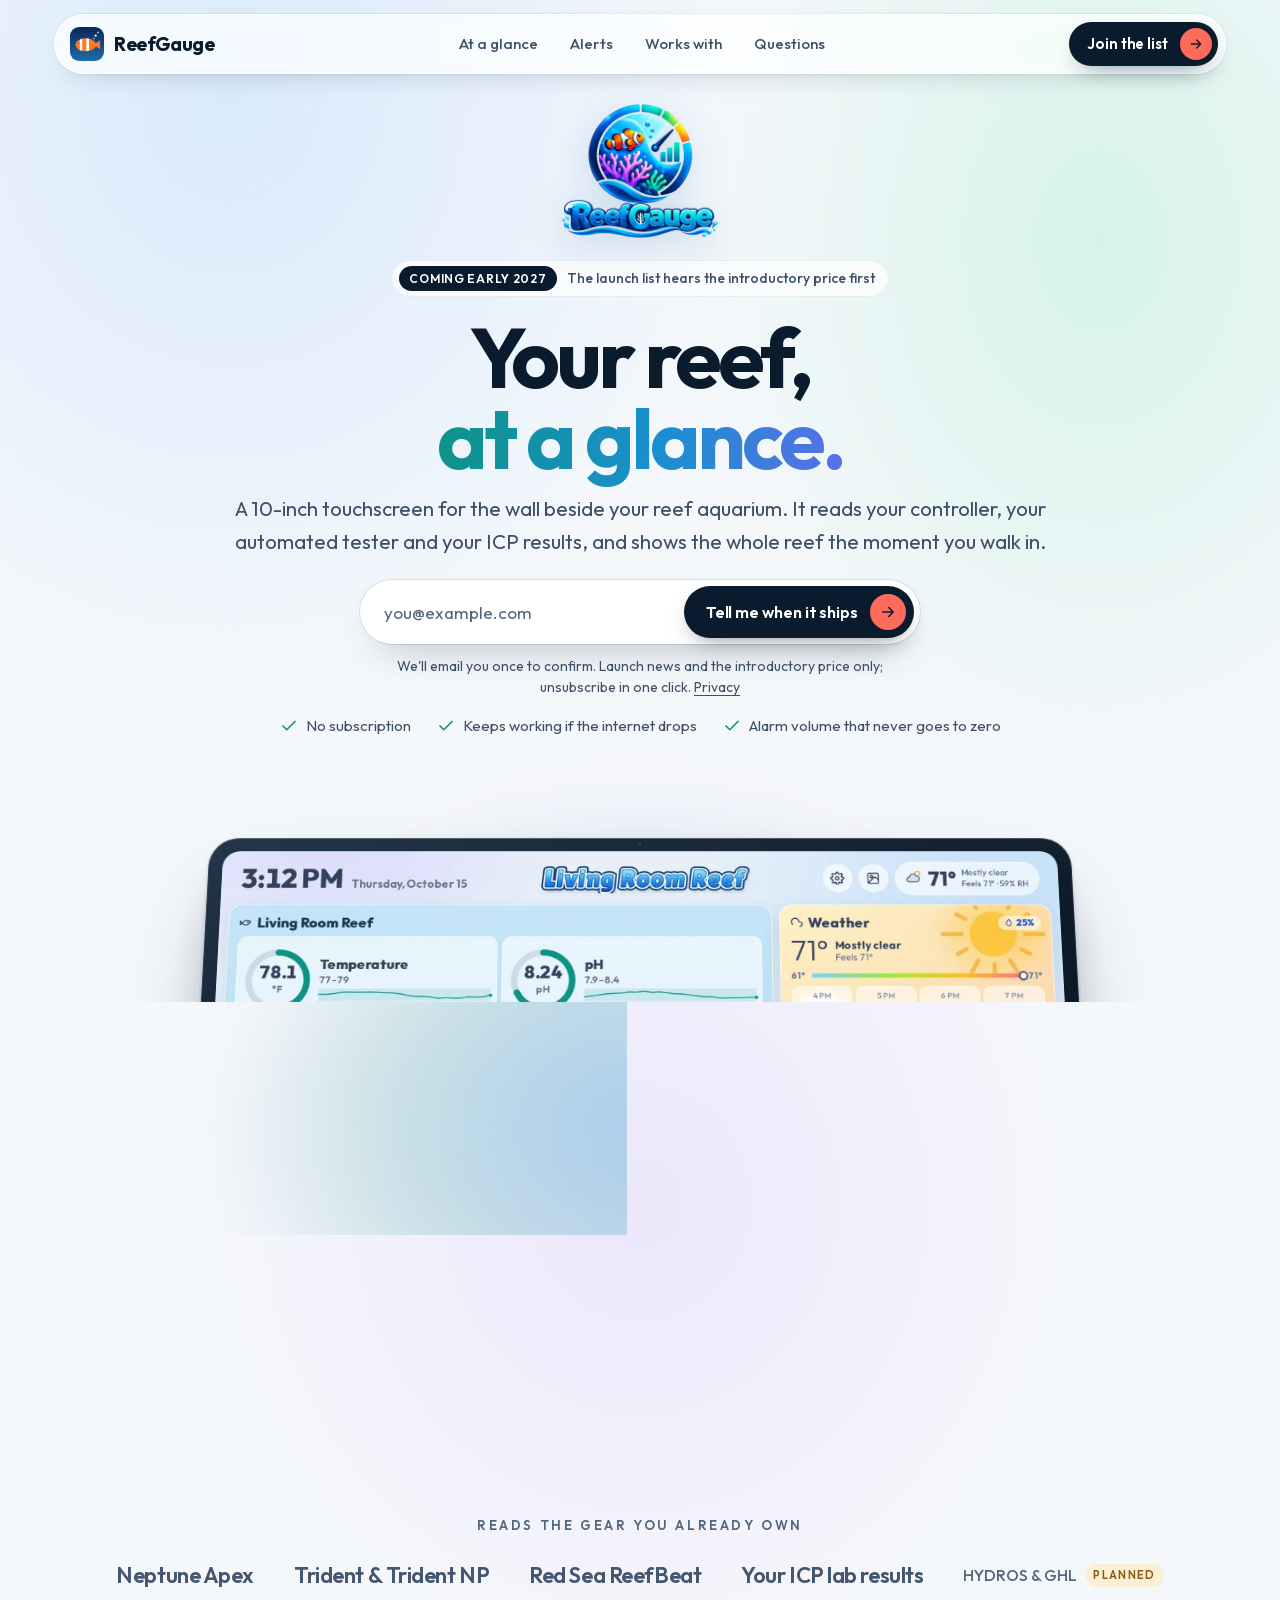
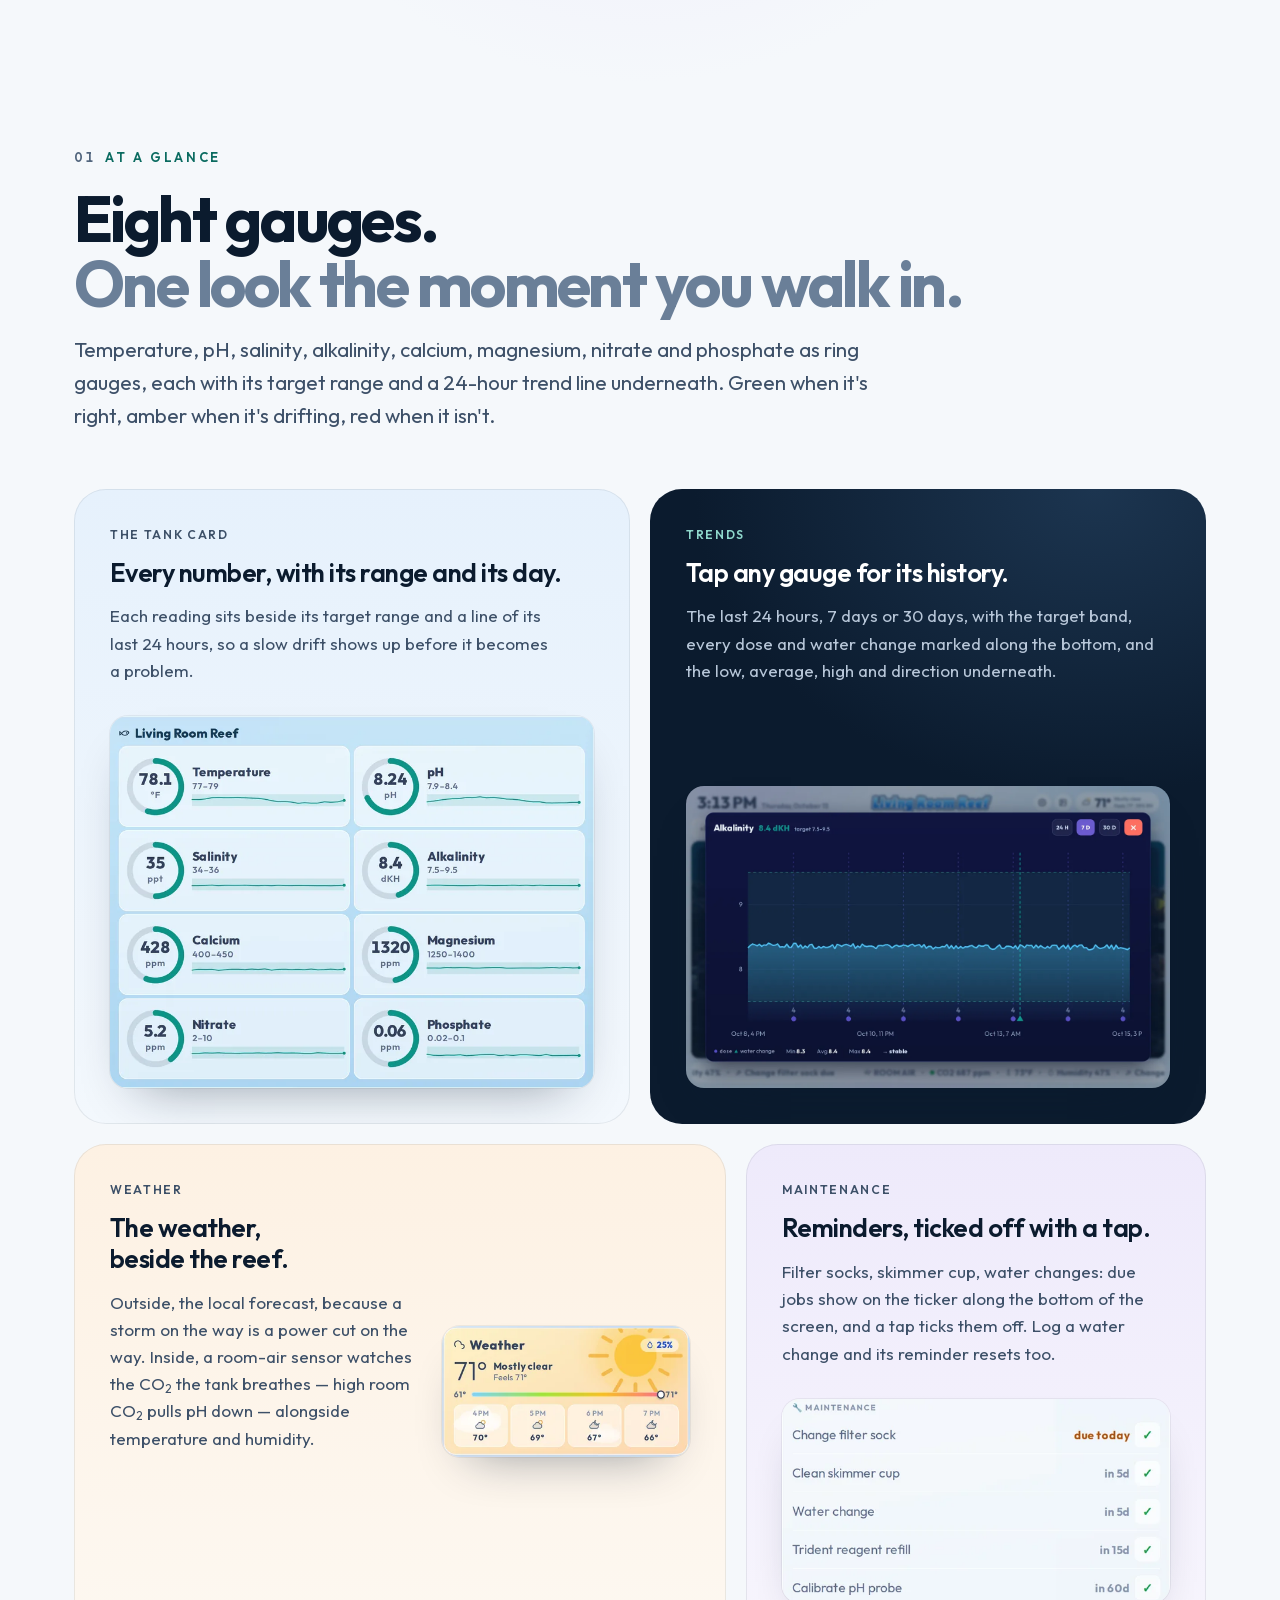
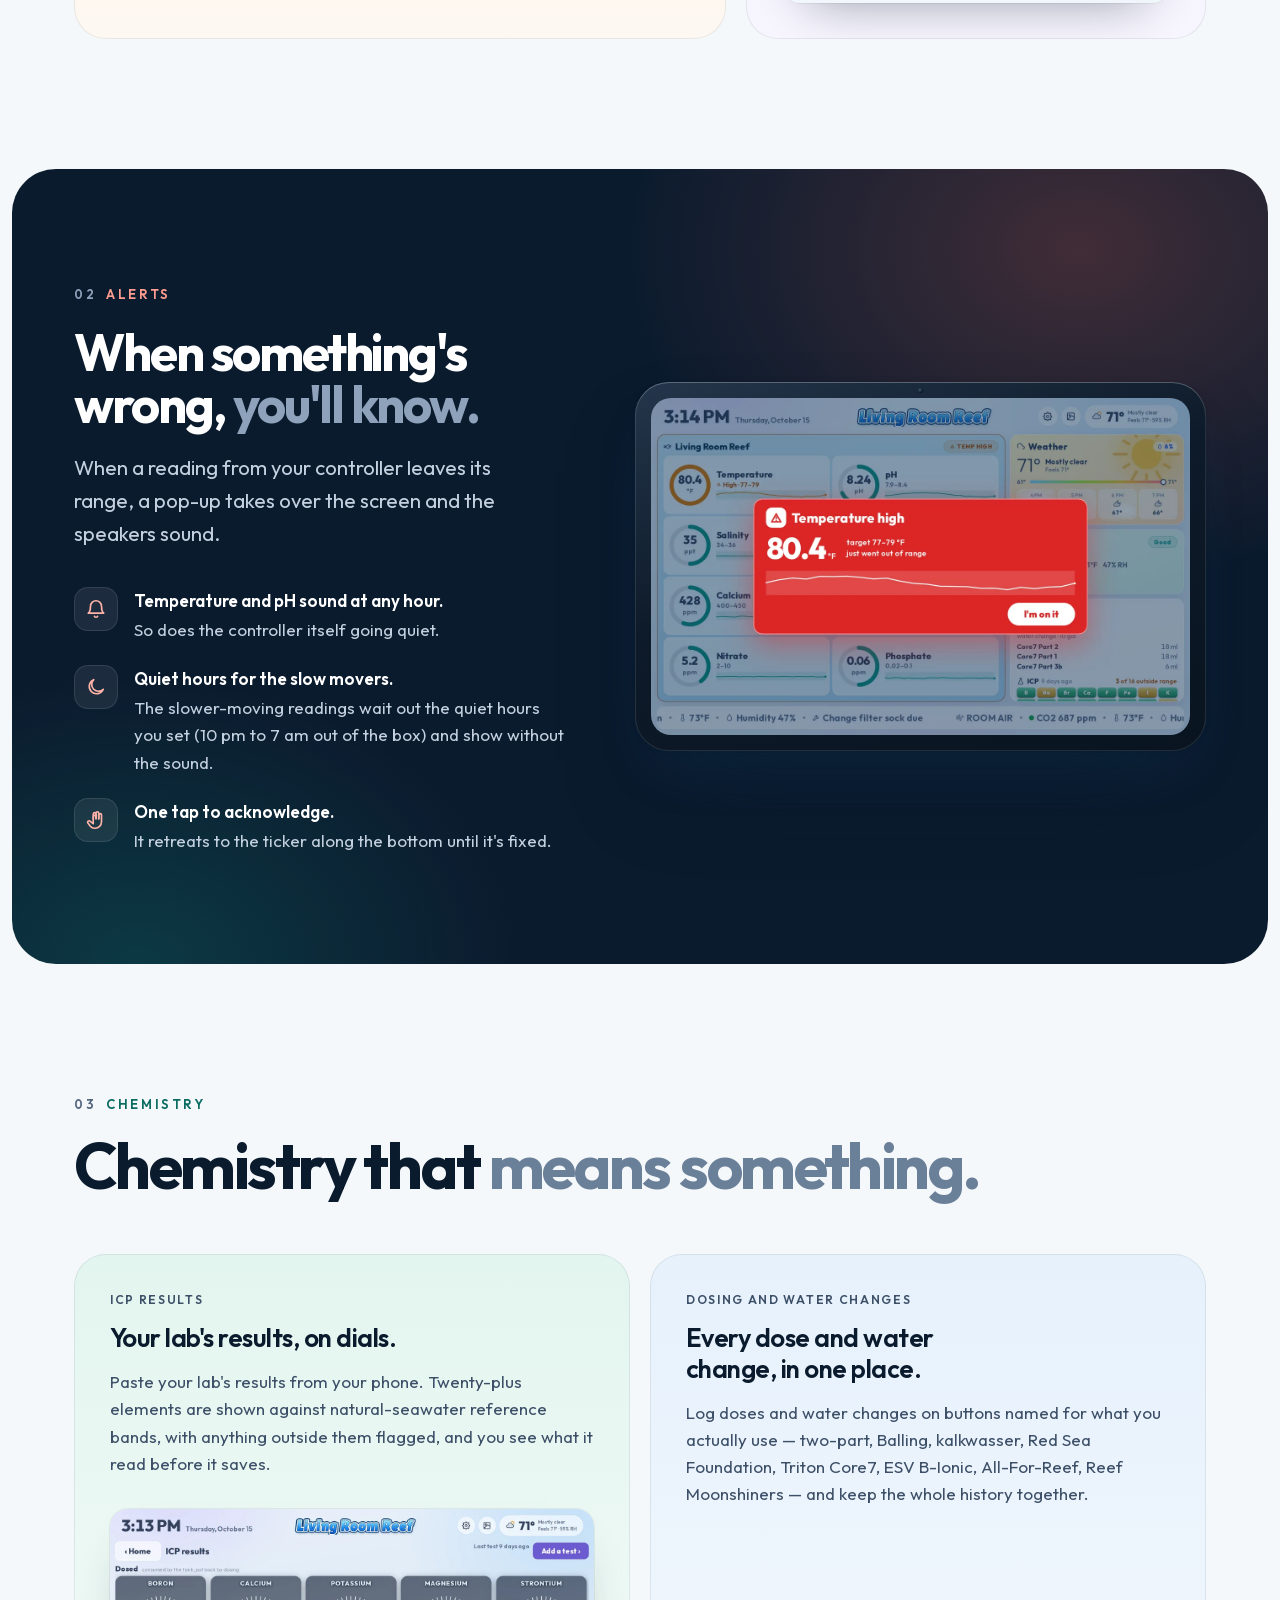
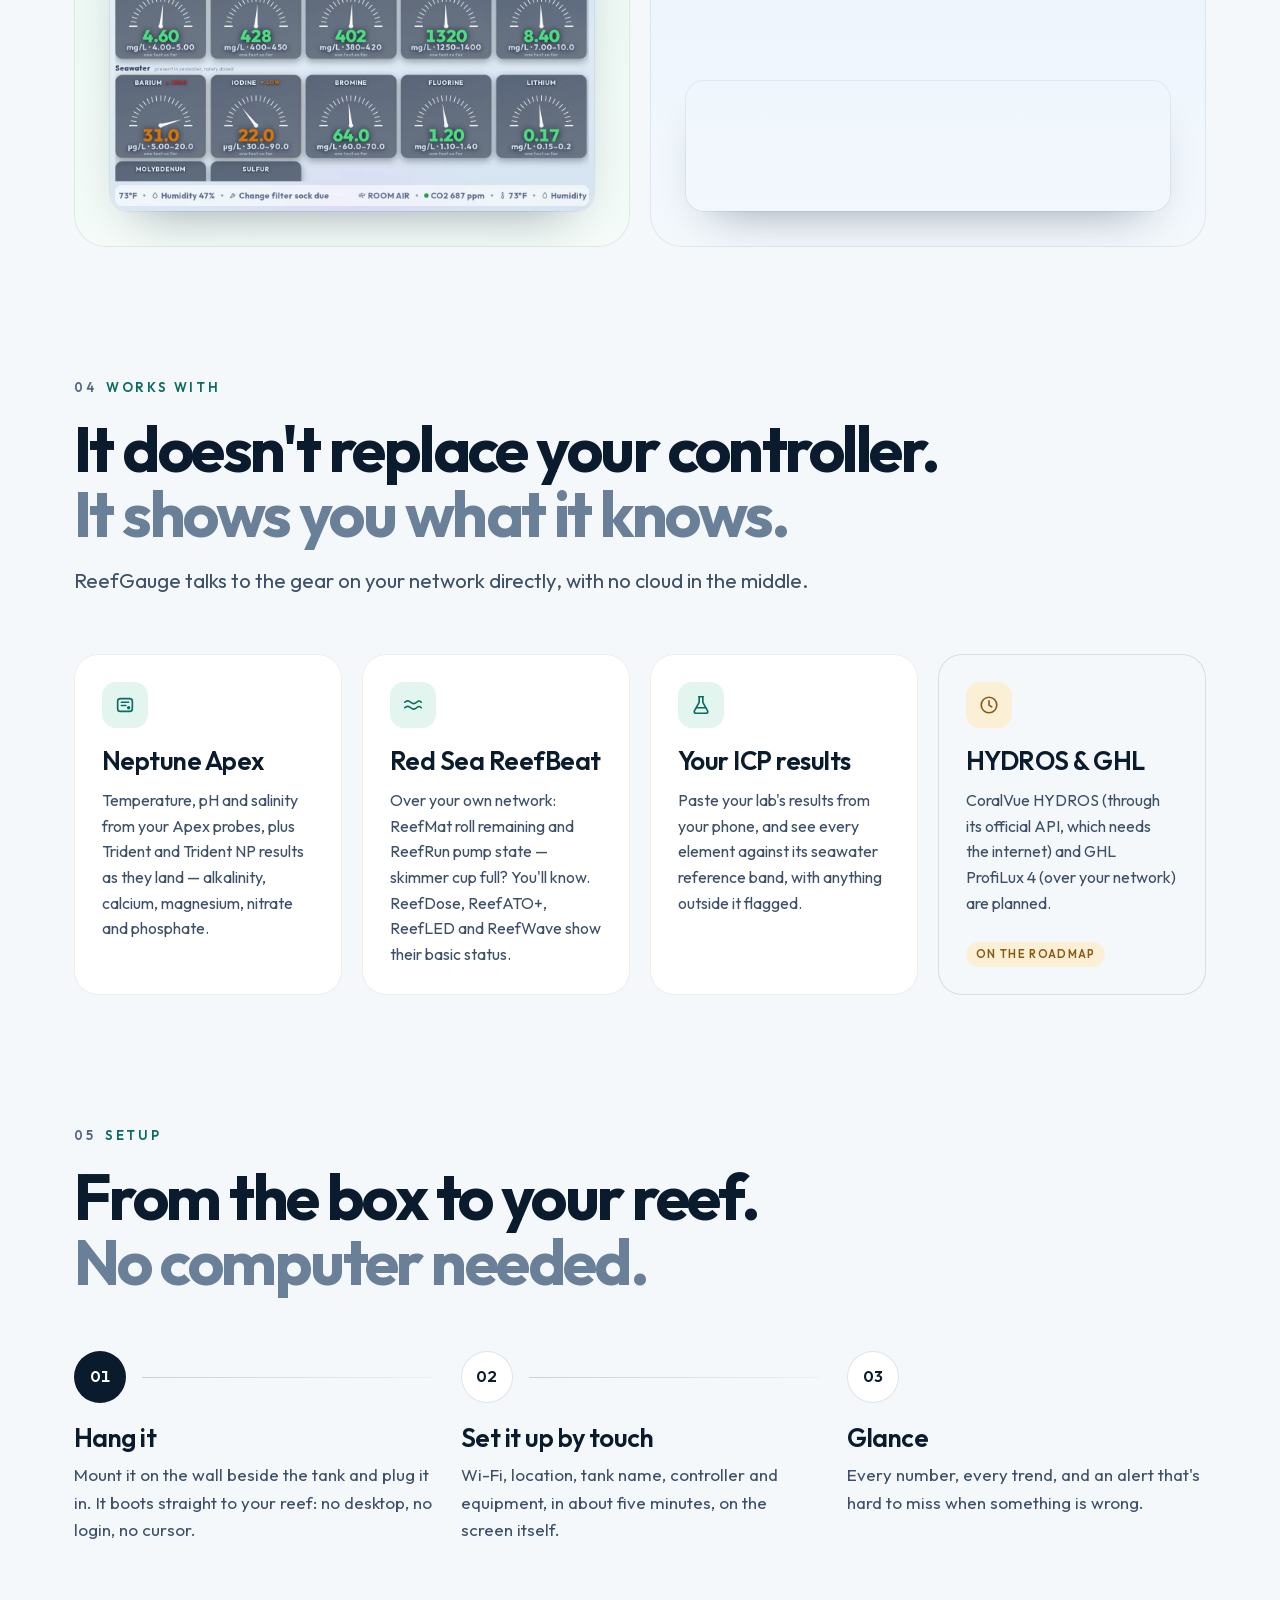
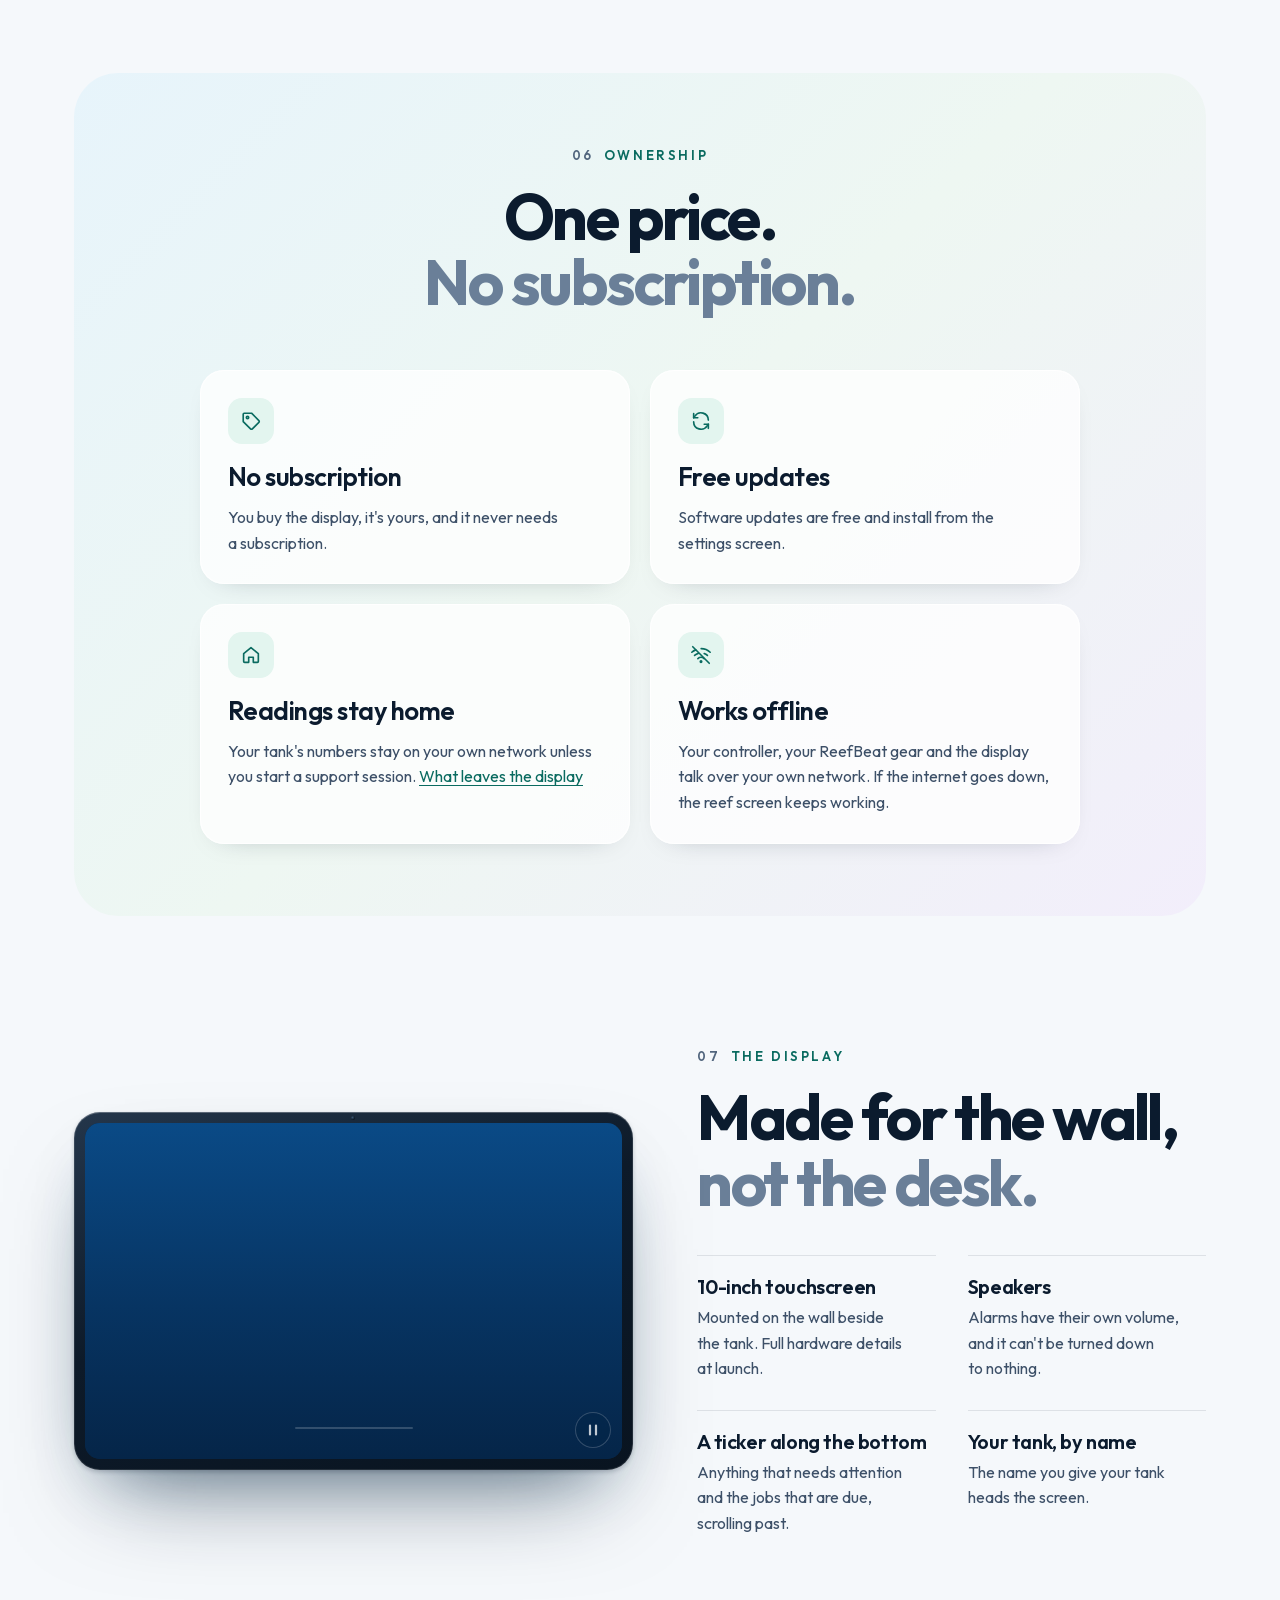
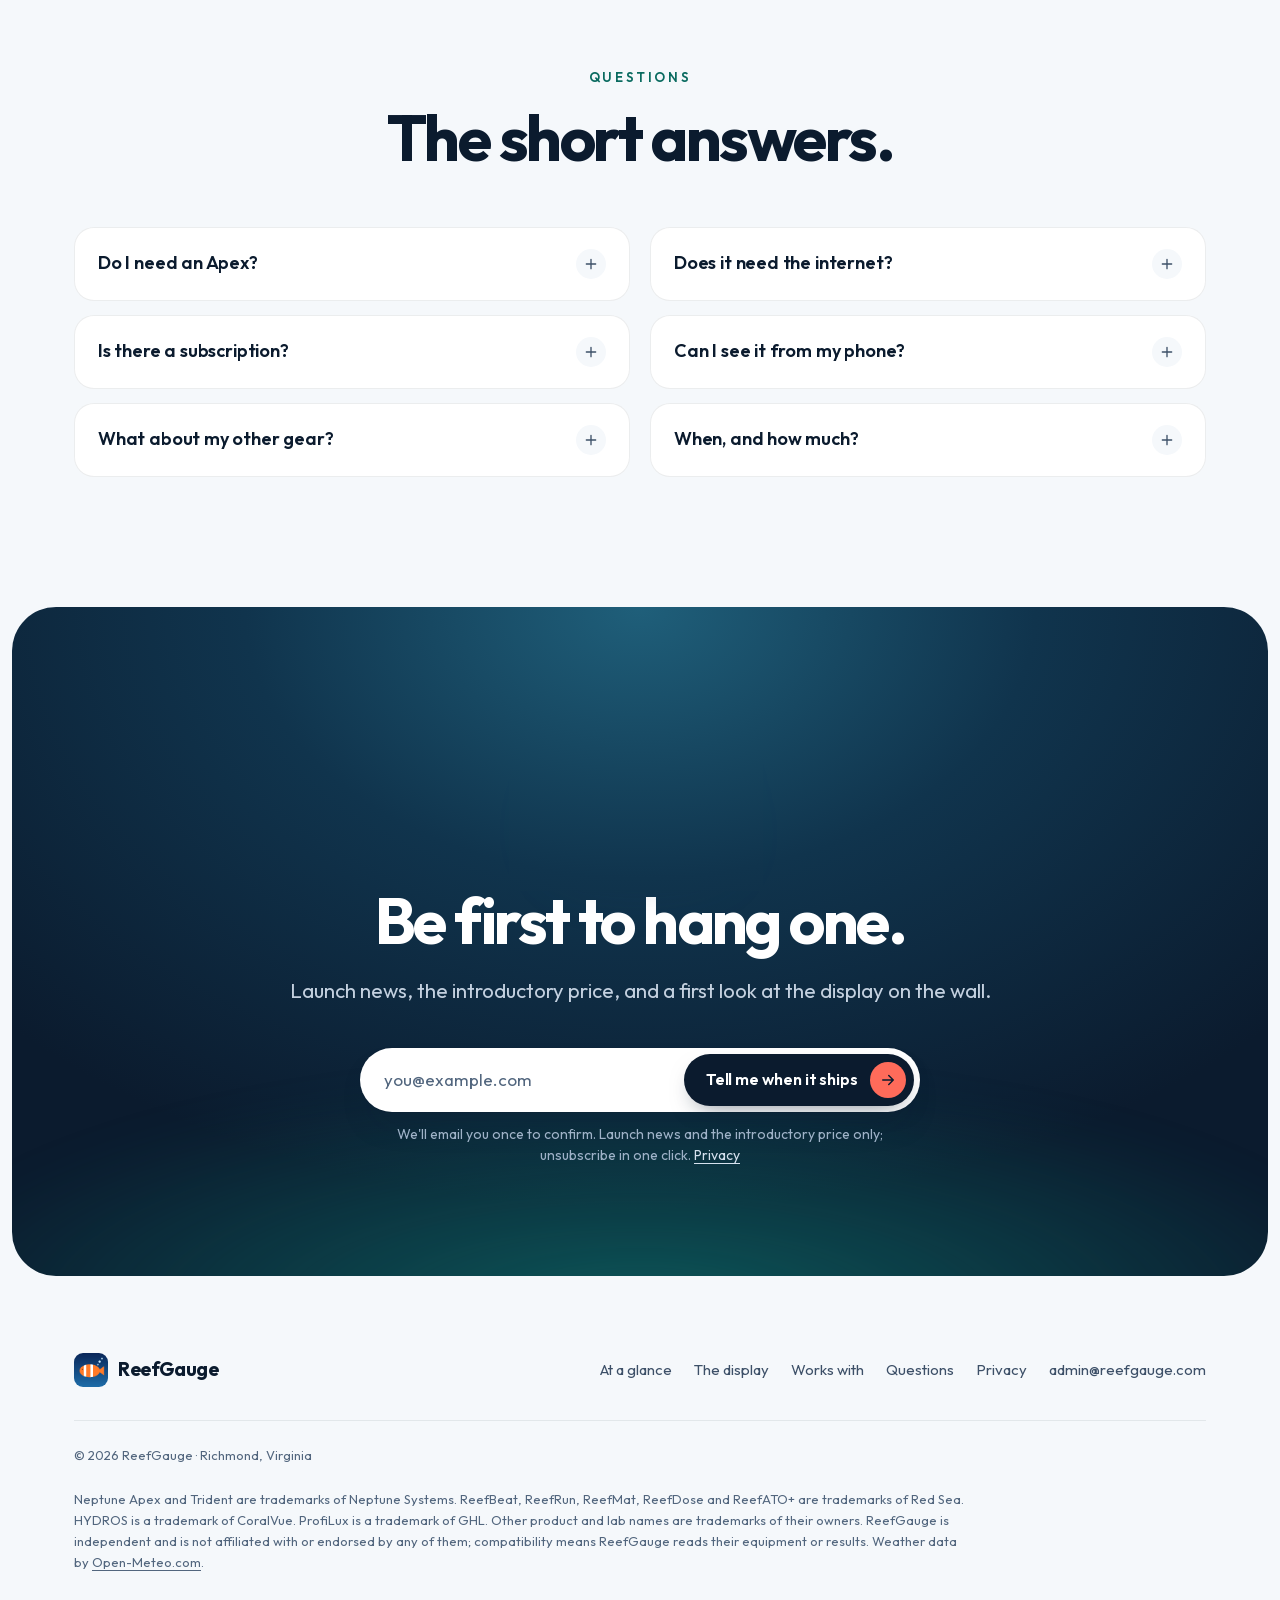
<file: index.html>
<!doctype html>
<html lang="en">
<head>
<meta charset="utf-8">
<meta name="viewport" content="width=device-width, initial-scale=1">
<title>ReefGauge — a reef aquarium display for Neptune Apex and Red Sea</title>
<meta name="description" content="A touchscreen for the wall beside your reef aquarium: Apex, Trident and Red Sea readings, ICP results and hand tests at a glance, with loud alarms.">
<meta property="og:type" content="website">
<meta property="og:site_name" content="ReefGauge">
<meta property="og:title" content="ReefGauge — your reef aquarium at a glance">
<meta property="og:description" content="A wall display for reef aquariums. Works with Neptune Apex and Trident, Red Sea ReefBeat and your ICP results. No subscription. Coming early 2027.">
<meta property="og:image" content="https://reefgauge.com/assets/og.jpg?v=2">
<meta property="og:image:width" content="1200">
<meta property="og:image:height" content="630">
<meta property="og:image:alt" content="The ReefGauge logo and &quot;Your reef, at a glance.&quot; beside the home screen of the wall display">
<meta property="og:url" content="https://reefgauge.com/">
<meta name="twitter:card" content="summary_large_image">
<meta name="theme-color" content="#f5f8fb">
<link rel="canonical" href="https://reefgauge.com/">
<link rel="icon" href="assets/icon.png" type="image/png">
<link rel="apple-touch-icon" href="assets/icon.png">
<link rel="preload" href="assets/fonts/Outfit-latin.woff2" as="font" type="font/woff2" crossorigin>
<link rel="stylesheet" href="assets/site.css">
<script>document.documentElement.classList.add('js')</script>
</head>
<body>
<a class="skip" href="#main">Skip to content</a>

<svg width="0" height="0" style="position:absolute" aria-hidden="true">
  <defs>
    <symbol id="i-arrow" viewBox="0 0 24 24"><path d="M5 12h14M13 6l6 6-6 6" fill="none" stroke="currentColor" stroke-width="2" stroke-linecap="round" stroke-linejoin="round"/></symbol>
    <symbol id="i-menu" viewBox="0 0 24 24"><path d="M4 7h16M4 12h16M4 17h16" fill="none" stroke="currentColor" stroke-width="2" stroke-linecap="round"/></symbol>
    <symbol id="i-check" viewBox="0 0 24 24"><path d="M20 6 9 17l-5-5" fill="none" stroke="currentColor" stroke-width="2.2" stroke-linecap="round" stroke-linejoin="round"/></symbol>
    <symbol id="i-plus" viewBox="0 0 24 24"><path d="M12 5v14M5 12h14" fill="none" stroke="currentColor" stroke-width="2" stroke-linecap="round"/></symbol>
    <symbol id="i-gauge" viewBox="0 0 24 24"><g fill="none" stroke="currentColor" stroke-width="1.8" stroke-linecap="round" stroke-linejoin="round"><path d="M4.5 17a8.5 8.5 0 1 1 15 0"/><path d="m12 13 3.5-4"/><circle cx="12" cy="13.5" r="1.4"/></g></symbol>
    <symbol id="i-bell" viewBox="0 0 24 24"><g fill="none" stroke="currentColor" stroke-width="1.8" stroke-linecap="round" stroke-linejoin="round"><path d="M6 9a6 6 0 0 1 12 0c0 6 2.5 7.5 2.5 7.5h-17S6 15 6 9"/><path d="M10.3 20a1.9 1.9 0 0 0 3.4 0"/></g></symbol>
    <symbol id="i-moon" viewBox="0 0 24 24"><path d="M20 14.5A8 8 0 1 1 9.5 4a6.3 6.3 0 0 0 10.5 10.5Z" fill="none" stroke="currentColor" stroke-width="1.8" stroke-linejoin="round"/></symbol>
    <symbol id="i-hand" viewBox="0 0 24 24"><g fill="none" stroke="currentColor" stroke-width="1.8" stroke-linecap="round" stroke-linejoin="round"><path d="M9 11V5.5a1.5 1.5 0 0 1 3 0V11"/><path d="M12 10V4.5a1.5 1.5 0 0 1 3 0V11"/><path d="M15 10.5V6.5a1.5 1.5 0 0 1 3 0V14a7 7 0 0 1-7 7h-.6a6 6 0 0 1-4.6-2.2L3.2 15.4a1.6 1.6 0 0 1 2.5-2L9 16V8.5a1.5 1.5 0 0 1 3 0"/></g></symbol>
    <symbol id="i-flask" viewBox="0 0 24 24"><g fill="none" stroke="currentColor" stroke-width="1.8" stroke-linecap="round" stroke-linejoin="round"><path d="M9.5 3h5M10 3v6.2L4.8 18.4A1.8 1.8 0 0 0 6.4 21h11.2a1.8 1.8 0 0 0 1.6-2.6L14 9.2V3"/><path d="M7.2 15h9.6"/></g></symbol>
    <symbol id="i-controller" viewBox="0 0 24 24"><g fill="none" stroke="currentColor" stroke-width="1.8" stroke-linecap="round" stroke-linejoin="round"><rect x="4" y="5" width="16" height="14" rx="3"/><path d="M8 9h8M8 12.5h5"/><circle cx="16" cy="15" r="1"/></g></symbol>
    <symbol id="i-wave" viewBox="0 0 24 24"><g fill="none" stroke="currentColor" stroke-width="1.8" stroke-linecap="round" stroke-linejoin="round"><path d="M3 9c2.2-2 4.3-2 6.5 0s4.3 2 6.5 0 3.6-1.6 5 0"/><path d="M3 15c2.2-2 4.3-2 6.5 0s4.3 2 6.5 0 3.6-1.6 5 0"/></g></symbol>
    <symbol id="i-clock" viewBox="0 0 24 24"><g fill="none" stroke="currentColor" stroke-width="1.8" stroke-linecap="round" stroke-linejoin="round"><circle cx="12" cy="12" r="8.5"/><path d="M12 7.5V12l3 2"/></g></symbol>
    <symbol id="i-tag" viewBox="0 0 24 24"><g fill="none" stroke="currentColor" stroke-width="1.8" stroke-linecap="round" stroke-linejoin="round"><path d="M3.5 12.6V4.5a1 1 0 0 1 1-1h8.1l8 8a1.4 1.4 0 0 1 0 2l-7.1 7.1a1.4 1.4 0 0 1-2 0Z"/><circle cx="8.2" cy="8.2" r="1.3"/></g></symbol>
    <symbol id="i-refresh" viewBox="0 0 24 24"><g fill="none" stroke="currentColor" stroke-width="1.8" stroke-linecap="round" stroke-linejoin="round"><path d="M20 11a8 8 0 0 0-14.7-4.3L4 8.5"/><path d="M4 4v4.5h4.5"/><path d="M4 13a8 8 0 0 0 14.7 4.3l1.3-1.8"/><path d="M20 20v-4.5h-4.5"/></g></symbol>
    <symbol id="i-home" viewBox="0 0 24 24"><g fill="none" stroke="currentColor" stroke-width="1.8" stroke-linecap="round" stroke-linejoin="round"><path d="M4 10.5 12 4l8 6.5V19a1 1 0 0 1-1 1h-4.5v-5.5h-5V20H5a1 1 0 0 1-1-1Z"/></g></symbol>
    <symbol id="i-offline" viewBox="0 0 24 24"><g fill="none" stroke="currentColor" stroke-width="1.8" stroke-linecap="round" stroke-linejoin="round"><path d="M5 12.5a10 10 0 0 1 4-2.3M2 9a14 14 0 0 1 4.3-2.6M15.5 10.4a10 10 0 0 1 3.5 2.1M22 9a14 14 0 0 0-9.8-3.9"/><path d="M8.6 15.9a5 5 0 0 1 6.8 0"/><circle cx="12" cy="19.2" r=".8" fill="currentColor"/><path d="m3 3 18 18"/></g></symbol>
  </defs>
</svg>

<header class="nav" id="nav">
  <div class="bar">
    <a class="brand" href="#top" aria-label="ReefGauge, back to top"><img src="assets/icon.png" alt="" width="34" height="34">ReefGauge</a>
    <nav class="nav-links" aria-label="Sections">
      <a href="#glance">At a glance</a>
      <a href="#alerts">Alerts</a>
      <a href="#works">Works with</a>
      <a href="#faq">Questions</a>
    </nav>
    <div class="nav-end">
      <a class="btn small" href="#join"><span>Join<span class="long"> the list</span></span> <span class="arrow"><svg width="16" height="16" aria-hidden="true"><use href="#i-arrow"/></svg></span></a>
      <details class="menu">
        <summary aria-label="Sections"><svg width="20" height="20" aria-hidden="true"><use href="#i-menu"/></svg></summary>
        <nav aria-label="Sections menu">
          <a href="#glance">At a glance</a>
          <a href="#alerts">Alerts</a>
          <a href="#works">Works with</a>
          <a href="#display">The display</a>
          <a href="#faq">Questions</a>
        </nav>
      </details>
    </div>
  </div>
</header>

<main id="main">

  <section class="hero" id="top">
    <div class="wrap">
      <picture class="hero-logo" data-reveal>
        <source type="image/webp" srcset="assets/logo-320.webp 320w, assets/logo-448.webp 448w, assets/logo.webp 640w"
          sizes="(max-width: 560px) 132px, (min-width: 901px) and (max-height: 920px) 156px, clamp(150px, 12.5vw, 184px)">
        <img src="assets/logo.png" alt="ReefGauge" width="640" height="548" fetchpriority="high">
      </picture>
      <p class="status" data-reveal><b>Coming early 2027</b><span class="sr-only">:</span> The launch list hears the introductory price first</p>
      <h1 class="display" data-reveal style="--d:.05s">Your reef,<br><span class="grad">at a glance.</span></h1>
      <p class="lede" data-reveal style="--d:.12s">A 10-inch touchscreen for the wall beside your reef aquarium. It reads your controller, your automated tester and your ICP results, and shows the whole reef the moment you walk in.</p>
      <div class="signup" data-reveal style="--d:.18s">
        <!-- Buttondown newsletter "reefgauge". Its subscription redirect is thanks.html and its
             confirmation redirect is confirmed.html (site/README.md). -->
        <form action="https://buttondown.com/api/emails/embed-subscribe/reefgauge" method="post" target="_blank">
          <label for="email" class="sr-only">Email address</label>
          <input id="email" type="email" name="email" placeholder="you@example.com" required autocomplete="email">
          <button class="btn" type="submit">Tell me when it ships <span class="arrow"><svg width="18" height="18" aria-hidden="true"><use href="#i-arrow"/></svg></span></button>
        </form>
        <small>We'll email you once to confirm. Launch news and the introductory price only; unsubscribe in one click. <a href="privacy.html">Privacy</a></small>
      </div>
      <ul class="assure" data-reveal style="--d:.24s">
        <li><svg width="18" height="18" aria-hidden="true"><use href="#i-check"/></svg>No subscription</li>
        <li><svg width="18" height="18" aria-hidden="true"><use href="#i-check"/></svg>Keeps working if the internet drops</li>
        <li><svg width="18" height="18" aria-hidden="true"><use href="#i-check"/></svg>Alarm volume that never goes to zero</li>
      </ul>

      <div class="stage" data-reveal style="--d:.3s">
        <div class="tilt" id="tilt">
          <div class="device">
            <div class="screen">
              <img src="assets/shots/home-1280.webp" srcset="assets/shots/home-1280.webp 1280w, assets/shots/home-2560.webp 2560w" sizes="(max-width: 1100px) 94vw, 1030px" width="1280" height="800"
                alt="The ReefGauge home screen: eight ring gauges for temperature, pH, salinity, alkalinity, calcium, magnesium, nitrate and phosphate, all in range, with 24-hour trends, beside weather, room air and chemistry cards">
            </div>
          </div>
        </div>
        <div class="float f1" aria-hidden="true"><span class="ic"><svg width="20" height="20" aria-hidden="true"><use href="#i-gauge"/></svg></span><span><b>Temperature 78.1 °F</b>In range · 77–79</span></div>
        <div class="float f2" aria-hidden="true"><span class="ic"><svg width="20" height="20" aria-hidden="true"><use href="#i-bell"/></svg></span><span><b>Temperature and pH</b>Alarm at any hour</span></div>
        <div class="float f3" aria-hidden="true"><span class="ic"><svg width="20" height="20" aria-hidden="true"><use href="#i-flask"/></svg></span><span><b>ICP results</b>Against seawater reference bands</span></div>
      </div>
    </div>
  </section>

  <section class="gear" aria-labelledby="gear-label">
    <div class="wrap">
      <p class="label" id="gear-label" data-reveal>Reads the gear you already own</p>
      <ul data-reveal style="--d:.08s">
        <li>Neptune Apex</li>
        <li>Trident &amp; Trident NP</li>
        <li>Red Sea ReefBeat</li>
        <li>Your ICP lab results</li>
        <li class="planned">HYDROS &amp; GHL<span>Planned</span></li>
      </ul>
    </div>
  </section>

  <section class="sec" id="glance">
    <div class="wrap">
      <div class="head" data-reveal>
        <span class="eyebrow"><span class="n">01</span> At a glance</span>
        <h2 class="h2">Eight gauges. <span class="soft">One look the moment you walk in.</span></h2>
        <p class="lede">Temperature, pH, salinity, alkalinity, calcium, magnesium, nitrate and phosphate as ring gauges, each with its target range and a 24-hour trend line underneath. Green when it's right, amber when it's drifting, red when it isn't.</p>
      </div>

      <div class="bento">
        <article class="tile sky span-6" data-reveal>
          <span class="tag">The tank card</span>
          <h3 class="h3">Every number, with its range and its day.</h3>
          <p>Each reading sits beside its target range and a line of its last 24 hours, so a slow drift shows up before it becomes a problem.</p>
          <div class="shot"><img src="assets/shots/tank-826.webp" srcset="assets/shots/tank-826.webp 826w, assets/shots/tank-1652.webp 1652w" sizes="(max-width: 900px) 90vw, 520px" width="826" height="635" loading="lazy" decoding="async"
            alt="The tank card: eight ring gauges with their target ranges and 24-hour trend lines, all in range"></div>
        </article>
        <article class="tile dark span-6" data-reveal style="--d:.08s">
          <span class="tag">Trends</span>
          <h3 class="h3">Tap any gauge for its history.</h3>
          <p>The last 24 hours, 7 days or 30 days, with the target band, every dose and water change marked along the bottom, and the low, average, high and direction underneath.</p>
          <div class="shot"><img src="assets/shots/trend-1280.webp" srcset="assets/shots/trend-1280.webp 1280w, assets/shots/trend-2560.webp 2560w" sizes="(max-width: 900px) 90vw, 520px" width="1280" height="800" loading="lazy" decoding="async"
            alt="Alkalinity over 7 days: steady at about 8.4 dKH inside its 7.5 to 9.5 target band, with each day's doses and a water change marked along the bottom; low 8.3, average 8.4, high 8.4, stable"></div>
        </article>
        <article class="tile sand span-7 row" data-reveal>
          <div class="txt">
            <span class="tag">Weather</span>
            <h3 class="h3">The weather, beside the reef.</h3>
            <p>Outside, the local forecast, because a storm on the way is a power cut on the way. Inside, a room-air sensor watches the CO<sub>2</sub> the tank breathes — high room CO<sub>2</sub> pulls pH down — alongside temperature and humidity.</p>
          </div>
          <div class="shot"><img src="assets/shots/weather-420.webp" srcset="assets/shots/weather-420.webp 420w, assets/shots/weather-840.webp 840w" sizes="(max-width: 900px) 90vw, 340px" width="420" height="222" loading="lazy" decoding="async"
            alt="The weather card: 71° and mostly clear, with the next four hours"></div>
        </article>
        <article class="tile lilac span-5" data-reveal style="--d:.08s">
          <span class="tag">Maintenance</span>
          <h3 class="h3">Reminders, ticked off with a tap.</h3>
          <p>Filter socks, skimmer cup, water changes: due jobs show on the ticker along the bottom of the screen, and a tap ticks them off. Log a water change and its reminder resets too.</p>
          <div class="shot"><img src="assets/shots/maint-577.webp" srcset="assets/shots/maint-577.webp 577w, assets/shots/maint-1154.webp 1154w" sizes="(max-width: 900px) 90vw, 440px" width="577" height="304" loading="lazy" decoding="async"
            alt="The maintenance list: change filter sock due today, clean skimmer cup and water change in 5 days, Trident reagent refill in 15 days, calibrate pH probe in 60 days, each with a tick button"></div>
        </article>
      </div>
    </div>
  </section>

  <section class="band" id="alerts">
    <div class="wrap grid">
      <div data-reveal>
        <span class="eyebrow"><span class="n">02</span> Alerts</span>
        <h2 class="h2" style="margin-top:18px">When something's wrong, <span class="soft">you'll know.</span></h2>
        <p class="lede" style="margin-top:22px">When a reading from your controller leaves its range, a pop-up takes over the screen and the speakers sound.</p>
        <ul class="points">
          <li><span class="ic"><svg width="22" height="22" aria-hidden="true"><use href="#i-bell"/></svg></span><span><b>Temperature and pH sound at any hour.</b> So does the controller itself going quiet.</span></li>
          <li><span class="ic"><svg width="22" height="22" aria-hidden="true"><use href="#i-moon"/></svg></span><span><b>Quiet hours for the slow movers.</b> The slower-moving readings wait out the quiet hours you set (10 pm to 7 am out of the box) and show without the sound.</span></li>
          <li><span class="ic"><svg width="22" height="22" aria-hidden="true"><use href="#i-hand"/></svg></span><span><b>One tap to acknowledge.</b> It retreats to the ticker along the bottom until it's fixed.</span></li>
        </ul>
      </div>
      <div class="device" data-reveal style="--d:.1s">
        <div class="screen"><img src="assets/shots/alert-1280.webp" srcset="assets/shots/alert-1280.webp 1280w, assets/shots/alert-2560.webp 2560w" sizes="(max-width: 900px) 90vw, 600px" width="1280" height="800" loading="lazy" decoding="async"
          alt="A red alert over the dimmed dashboard: Temperature high, 80.4°F, target 77–79°F, just went out of range, with its trend and an I'm on it button"></div>
      </div>
    </div>
  </section>

  <section class="sec" id="chemistry">
    <div class="wrap">
      <div class="head" data-reveal>
        <span class="eyebrow"><span class="n">03</span> Chemistry</span>
        <h2 class="h2">Chemistry that <span class="soft">means something.</span></h2>
      </div>
      <div class="pair">
        <article class="tile mint" data-reveal>
          <span class="tag">ICP results</span>
          <h3 class="h3">Your lab's results, on dials.</h3>
          <p>Paste your lab's results from your phone. Twenty-plus elements are shown against natural-seawater reference bands, with anything outside them flagged, and you see what it read before it saves.</p>
          <div class="shot"><img src="assets/shots/icp-1280.webp" srcset="assets/shots/icp-1280.webp 1280w, assets/shots/icp-2560.webp 2560w" sizes="(max-width: 900px) 90vw, 560px" width="1280" height="800" loading="lazy" decoding="async"
            alt="The ICP results screen: dial gauges for boron, calcium, potassium, magnesium, strontium, barium, iodine, bromine, fluorine and lithium, with barium flagged high and iodine low"></div>
        </article>
        <article class="tile sky" data-reveal style="--d:.08s">
          <span class="tag">Dosing and water changes</span>
          <h3 class="h3">Every dose and water change, in one place.</h3>
          <p>Log doses and water changes on buttons named for what you actually use — two-part, Balling, kalkwasser, Red Sea Foundation, Triton Core7, ESV B-Ionic, All-For-Reef, Reef Moonshiners — and keep the whole history together.</p>
          <div class="shot"><img src="assets/shots/dosing-1280.webp" srcset="assets/shots/dosing-1280.webp 1280w, assets/shots/dosing-2560.webp 2560w" sizes="(max-width: 900px) 90vw, 560px" width="1280" height="345" loading="lazy" decoding="async"
            alt="The chemistry screen: the four Triton Core7 parts with today's dose and a week of doses as bars, and the last water change two days ago"></div>
        </article>
      </div>
    </div>
  </section>

  <section class="sec" id="works">
    <div class="wrap">
      <div class="head" data-reveal>
        <span class="eyebrow"><span class="n">04</span> Works with</span>
        <h2 class="h2">It doesn't replace your controller. <span class="soft">It shows you what it knows.</span></h2>
        <p class="lede">ReefGauge talks to the gear on your network directly, with no cloud in the middle.</p>
      </div>
      <div class="cards4">
        <article class="card" data-reveal>
          <span class="ic"><svg width="22" height="22" aria-hidden="true"><use href="#i-controller"/></svg></span>
          <h3 class="h3">Neptune Apex</h3>
          <p>Temperature, pH and salinity from your Apex probes, plus Trident and Trident NP results as they land — alkalinity, calcium, magnesium, nitrate and phosphate.</p>
        </article>
        <article class="card" data-reveal style="--d:.06s">
          <span class="ic"><svg width="22" height="22" aria-hidden="true"><use href="#i-wave"/></svg></span>
          <h3 class="h3">Red Sea ReefBeat</h3>
          <p>Over your own network: ReefMat roll remaining and ReefRun pump state — skimmer cup full? You'll know. ReefDose, ReefATO+, ReefLED and ReefWave show their basic status.</p>
        </article>
        <article class="card" data-reveal style="--d:.12s">
          <span class="ic"><svg width="22" height="22" aria-hidden="true"><use href="#i-flask"/></svg></span>
          <h3 class="h3">Your ICP results</h3>
          <p>Paste your lab's results from your phone, and see every element against its seawater reference band, with anything outside it flagged.</p>
        </article>
        <article class="card planned" data-reveal style="--d:.18s">
          <span class="ic"><svg width="22" height="22" aria-hidden="true"><use href="#i-clock"/></svg></span>
          <h3 class="h3">HYDROS &amp; GHL</h3>
          <p>CoralVue HYDROS (through its official API, which needs the internet) and GHL ProfiLux 4 (over your network) are planned.</p>
          <span class="badge">On the roadmap</span>
        </article>
      </div>
    </div>
  </section>

  <section class="sec" id="setup">
    <div class="wrap">
      <div class="head" data-reveal>
        <span class="eyebrow"><span class="n">05</span> Setup</span>
        <h2 class="h2">From the box to your reef. <span class="soft">No computer needed.</span></h2>
      </div>
      <ol class="steps">
        <li data-reveal><h3 class="h3">Hang it</h3><p>Mount it on the wall beside the tank and plug it in. It boots straight to your reef: no desktop, no login, no cursor.</p></li>
        <li data-reveal style="--d:.08s"><h3 class="h3">Set it up by touch</h3><p>Wi-Fi, location, tank name, controller and equipment, in about five minutes, on the screen itself.</p></li>
        <li data-reveal style="--d:.16s"><h3 class="h3">Glance</h3><p>Every number, every trend, and an alert that's hard to miss when something is wrong.</p></li>
      </ol>
    </div>
  </section>

  <section class="sec" id="promises">
    <div class="wrap">
      <div class="promise" data-reveal>
        <div class="head center">
          <span class="eyebrow"><span class="n">06</span> Ownership</span>
          <h2 class="h2">One price. <span class="soft">No subscription.</span></h2>
        </div>
        <div class="cards4">
          <article class="card"><span class="ic"><svg width="22" height="22" aria-hidden="true"><use href="#i-tag"/></svg></span><h3 class="h3">No subscription</h3><p>You buy the display, it's yours, and it never needs a subscription.</p></article>
          <article class="card"><span class="ic"><svg width="22" height="22" aria-hidden="true"><use href="#i-refresh"/></svg></span><h3 class="h3">Free updates</h3><p>Software updates are free and install from the settings screen.</p></article>
          <article class="card"><span class="ic"><svg width="22" height="22" aria-hidden="true"><use href="#i-home"/></svg></span><h3 class="h3">Readings stay home</h3><p>Your tank's numbers stay on your own network unless you start a support session. <a href="privacy.html">What leaves the display</a></p></article>
          <article class="card"><span class="ic"><svg width="22" height="22" aria-hidden="true"><use href="#i-offline"/></svg></span><h3 class="h3">Works offline</h3><p>Your controller, your ReefBeat gear and the display talk over your own network. If the internet goes down, the reef screen keeps working.</p></article>
        </div>
      </div>
    </div>
  </section>

  <section class="sec" id="display">
    <div class="wrap wall">
      <div class="device sm" data-reveal>
        <!-- The display's own boot animation (web/src/components/BootSplash.jsx and the
             .boot rules in web/src/styles.css), looping as the display's screensaver does:
             rise, settle, hold, dissolve, again. -->
        <div class="screen bootloop" id="bootloop" role="img" aria-label="The display starting up: the ReefGauge logo rises out of deep blue water as bubbles drift up and a shaft of light passes">
          <div class="boot" aria-hidden="true">
            <div class="boot-water"></div>
            <div class="boot-shaft"></div>
            <span class="boot-bubble" style="--x:14%;--s:10;--t:4.2s;--w:0s;--drift:18"></span>
            <span class="boot-bubble" style="--x:26%;--s:6;--t:5s;--w:.8s;--drift:-12"></span>
            <span class="boot-bubble" style="--x:41%;--s:14;--t:3.6s;--w:.3s;--drift:22"></span>
            <span class="boot-bubble" style="--x:58%;--s:8;--t:4.6s;--w:1.1s;--drift:-16"></span>
            <span class="boot-bubble" style="--x:73%;--s:12;--t:3.9s;--w:.5s;--drift:14"></span>
            <span class="boot-bubble" style="--x:86%;--s:7;--t:5.2s;--w:.2s;--drift:-20"></span>
            <img class="boot-logo" src="assets/logo.webp" alt="" width="640" height="548" loading="lazy" decoding="async">
            <div class="boot-line"><span></span></div>
          </div>
        </div>
        <button class="loop-toggle" id="loop-toggle" type="button" aria-pressed="false" aria-label="Pause the animation">
          <svg class="i-pause" width="14" height="14" viewBox="0 0 14 14" aria-hidden="true"><path d="M4 2.5v9M10 2.5v9" stroke="currentColor" stroke-width="2.2" stroke-linecap="round"/></svg>
          <svg class="i-play" width="14" height="14" viewBox="0 0 14 14" aria-hidden="true"><path d="M4.5 2.6v8.8a.6.6 0 0 0 .9.5l6.6-4.4a.6.6 0 0 0 0-1L5.4 2.1a.6.6 0 0 0-.9.5Z" fill="currentColor"/></svg>
        </button>
      </div>
      <div>
        <div class="head" data-reveal style="margin-bottom:40px">
          <span class="eyebrow"><span class="n">07</span> The display</span>
          <h2 class="h2">Made for the wall, <span class="soft">not the desk.</span></h2>
        </div>
        <div class="facts" data-reveal style="--d:.08s">
          <div class="fact"><b>10-inch touchscreen</b><span>Mounted on the wall beside the tank. Full hardware details at launch.</span></div>
          <div class="fact"><b>Speakers</b><span>Alarms have their own volume, and it can't be turned down to nothing.</span></div>
          <div class="fact"><b>A ticker along the bottom</b><span>Anything that needs attention and the jobs that are due, scrolling past.</span></div>
          <div class="fact"><b>Your tank, by name</b><span>The name you give your tank heads the screen.</span></div>
        </div>
      </div>
    </div>
  </section>

  <section class="sec" id="faq">
    <div class="wrap">
      <div class="head center" data-reveal>
        <span class="eyebrow">Questions</span>
        <h2 class="h2">The short answers.</h2>
      </div>
      <div class="faq" data-reveal>
        <details><summary>Do I need an Apex?<span class="pm"><svg width="16" height="16" aria-hidden="true"><use href="#i-plus"/></svg></span></summary><p>No, but it's the best case. With an Apex and Trident the numbers arrive on their own. Without a controller you type in your test-kit results: they color the gauges and go on the charts (typed results don't sound alarms). You still get ICP results, the dosing log, maintenance reminders and the weather.</p></details>
        <details><summary>Does it need the internet?<span class="pm"><svg width="16" height="16" aria-hidden="true"><use href="#i-plus"/></svg></span></summary><p>For the weather, registration, software updates and a remote-support session you start yourself. Your controller, your ReefBeat gear and the display talk over your own network; if the internet goes down the reef screen keeps working.</p></details>
        <details><summary>Is there a subscription?<span class="pm"><svg width="16" height="16" aria-hidden="true"><use href="#i-plus"/></svg></span></summary><p>No. You buy the display, it's yours, and it never needs a subscription. Software updates are free and install from the settings screen.</p></details>
        <details><summary>Can I see it from my phone?<span class="pm"><svg width="16" height="16" aria-hidden="true"><use href="#i-plus"/></svg></span></summary><p>Not yet. Viewing your tank from your phone is planned for after launch.</p></details>
        <details><summary>What about my other gear?<span class="pm"><svg width="16" height="16" aria-hidden="true"><use href="#i-plus"/></svg></span></summary><p>HYDROS and GHL are planned. If you run something else, tell us what — the list of what people own decides what comes after.</p></details>
        <details><summary>When, and how much?<span class="pm"><svg width="16" height="16" aria-hidden="true"><use href="#i-plus"/></svg></span></summary><p>Early 2027. One price, no subscription; the price is still to be announced. The launch list hears first, and hears about the introductory price.</p></details>
      </div>
    </div>
  </section>

  <section class="cta" id="join" aria-labelledby="join-title">
    <picture class="mark" data-reveal>
      <source type="image/webp" srcset="assets/logo-320.webp 320w, assets/logo-448.webp 448w, assets/logo.webp 640w" sizes="clamp(150px, 12.5vw, 184px)">
      <img src="assets/logo.png" alt="" width="640" height="548" loading="lazy" decoding="async">
    </picture>
    <h2 class="h2" id="join-title" data-reveal>Be first to hang one.</h2>
    <p class="lede" data-reveal style="--d:.06s">Launch news, the introductory price, and a first look at the display on the wall.</p>
    <div class="signup" data-reveal style="--d:.12s">
      <form action="https://buttondown.com/api/emails/embed-subscribe/reefgauge" method="post" target="_blank">
        <label for="email2" class="sr-only">Email address</label>
        <input id="email2" type="email" name="email" placeholder="you@example.com" required autocomplete="email">
        <button class="btn" type="submit">Tell me when it ships <span class="arrow"><svg width="18" height="18" aria-hidden="true"><use href="#i-arrow"/></svg></span></button>
      </form>
      <small>We'll email you once to confirm. Launch news and the introductory price only; unsubscribe in one click. <a href="privacy.html">Privacy</a></small>
    </div>
  </section>

</main>

<footer class="foot">
  <div class="wrap">
    <div class="row">
      <a class="brand" href="#top"><img src="assets/icon.png" alt="" width="34" height="34">ReefGauge</a>
      <nav aria-label="Footer">
        <a href="#glance">At a glance</a>
        <a href="#display">The display</a>
        <a href="#works">Works with</a>
        <a href="#faq">Questions</a>
        <a href="privacy.html">Privacy</a>
        <a href="mailto:admin@reefgauge.com">admin@reefgauge.com</a>
      </nav>
    </div>
    <p class="legal">© 2026 ReefGauge · Richmond, Virginia</p>
    <p class="legal">Neptune Apex and Trident are trademarks of Neptune Systems. ReefBeat, ReefRun, ReefMat, ReefDose and ReefATO+ are trademarks of Red Sea. HYDROS is a trademark of CoralVue. ProfiLux is a trademark of GHL. Other product and lab names are trademarks of their owners. ReefGauge is independent and is not affiliated with or endorsed by any of them; compatibility means ReefGauge reads their equipment or results. Weather data by <a href="https://open-meteo.com/">Open-Meteo.com</a>.</p>
  </div>
</footer>

<script>
(() => {
  const reduce = matchMedia('(prefers-reduced-motion: reduce)').matches
  const items = document.querySelectorAll('[data-reveal]')
  if (reduce || !('IntersectionObserver' in window)) items.forEach(el => el.classList.add('in'))
  else {
    const io = new IntersectionObserver(entries => entries.forEach(e => {
      if (e.isIntersecting) { e.target.classList.add('in'); io.unobserve(e.target) }
    }), { rootMargin: '0px 0px -8% 0px', threshold: 0 })
    // The first screen does not wait for scrolling.
    items.forEach(el => el.closest('.hero') ? requestAnimationFrame(() => requestAnimationFrame(() => el.classList.add('in'))) : io.observe(el))
  }

  // The boot loop in "The display" runs only while it is on screen.
  const loop = document.getElementById('bootloop')
  if (loop) {
    if (!('IntersectionObserver' in window)) loop.classList.add('playing')
    else new IntersectionObserver(([e]) => loop.classList.toggle('playing', e.isIntersecting)).observe(loop)
    const toggle = document.getElementById('loop-toggle')
    toggle.addEventListener('click', () => {
      const paused = loop.classList.toggle('paused')
      toggle.setAttribute('aria-pressed', String(paused))
    })
  }

  const nav = document.getElementById('nav')
  const tilt = document.getElementById('tilt')
  let ticking = false
  const update = () => {
    ticking = false
    const y = window.scrollY
    nav.classList.toggle('scrolled', y > 12)
    if (!reduce && tilt) {
      if (innerWidth > 760) {
        const p = Math.min(1, y / 480)
        tilt.style.transform = `rotateX(${(14 * (1 - p)).toFixed(2)}deg) scale(${(0.94 + 0.06 * p).toFixed(3)})`
      } else tilt.style.transform = ''
    }
  }
  addEventListener('scroll', () => { if (!ticking) { ticking = true; requestAnimationFrame(update) } }, { passive: true })
  addEventListener('resize', update)
  const menu = document.querySelector('.menu')
  if (menu) menu.addEventListener('click', e => { if (e.target.closest('a')) menu.removeAttribute('open') })
  update()
})()
</script>
</body>
</html>
</file>
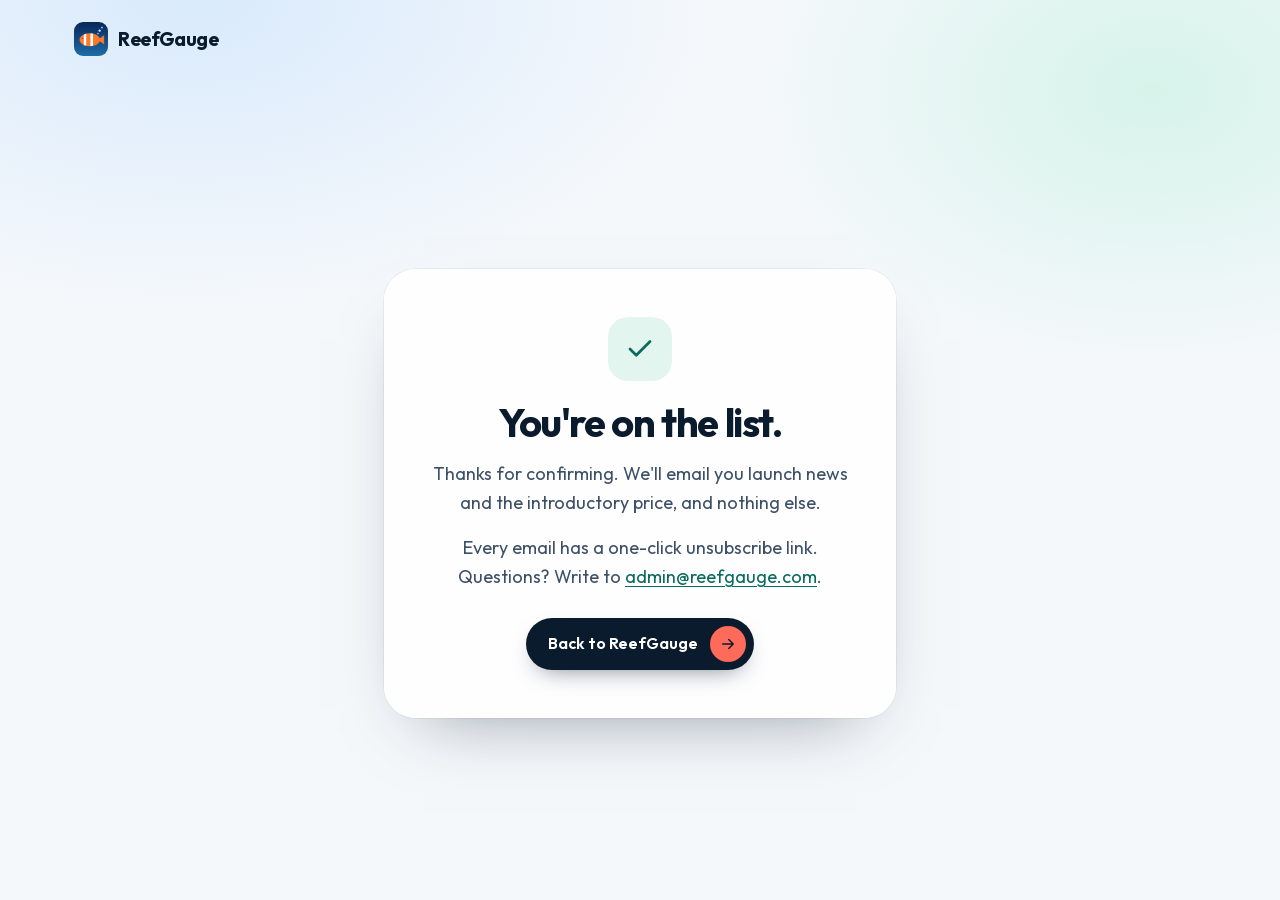
<file: confirmed.html>
<!doctype html>
<html lang="en">
<head>
<meta charset="utf-8">
<meta name="viewport" content="width=device-width, initial-scale=1">
<title>You're on the list — ReefGauge</title>
<meta name="robots" content="noindex">
<link rel="icon" href="assets/icon.png" type="image/png">
<link rel="apple-touch-icon" href="assets/icon.png">
<link rel="preload" href="assets/fonts/Outfit-latin.woff2" as="font" type="font/woff2" crossorigin>
<link rel="stylesheet" href="assets/site.css">
</head>
<body class="page">
<header class="page-top">
  <div class="wrap"><a class="brand" href="./"><img src="assets/icon.png" alt="" width="34" height="34">ReefGauge</a></div>
</header>
<main class="note">
  <div class="panel">
    <span class="badge-ic" aria-hidden="true"><svg width="30" height="30" viewBox="0 0 24 24" fill="none" stroke="currentColor" stroke-width="2.2" stroke-linecap="round" stroke-linejoin="round"><path d="M20 6 9 17l-5-5"/></svg></span>
    <h1>You're on the list.</h1>
    <p>Thanks for confirming. We'll email you launch news and the introductory price, and nothing else.</p>
    <p>Every email has a one-click unsubscribe link. Questions? Write to <a href="mailto:admin@reefgauge.com">admin@reefgauge.com</a>.</p>
    <a class="btn" href="./">Back to ReefGauge <span class="arrow"><svg width="18" height="18" viewBox="0 0 24 24" aria-hidden="true"><path d="M5 12h14M13 6l6 6-6 6" fill="none" stroke="currentColor" stroke-width="2" stroke-linecap="round" stroke-linejoin="round"/></svg></span></a>
  </div>
</main>
</body>
</html>
</file>
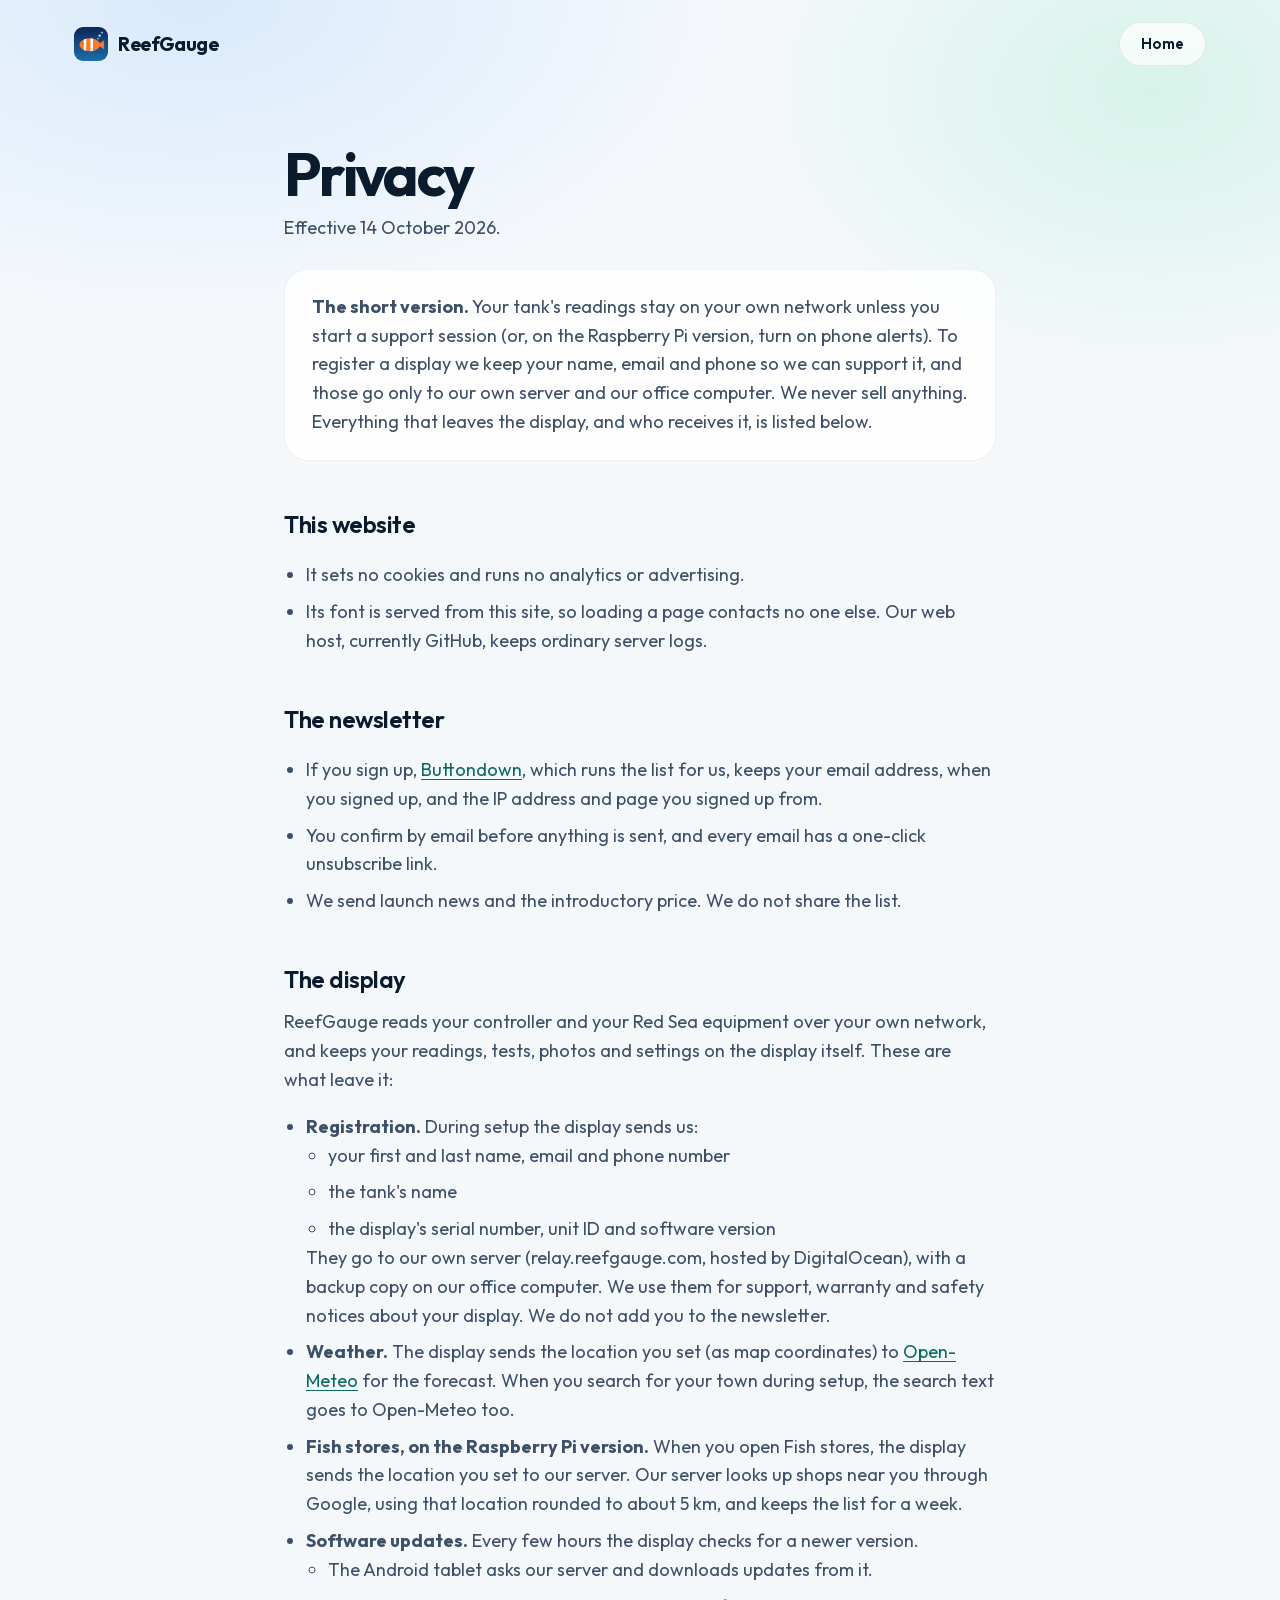
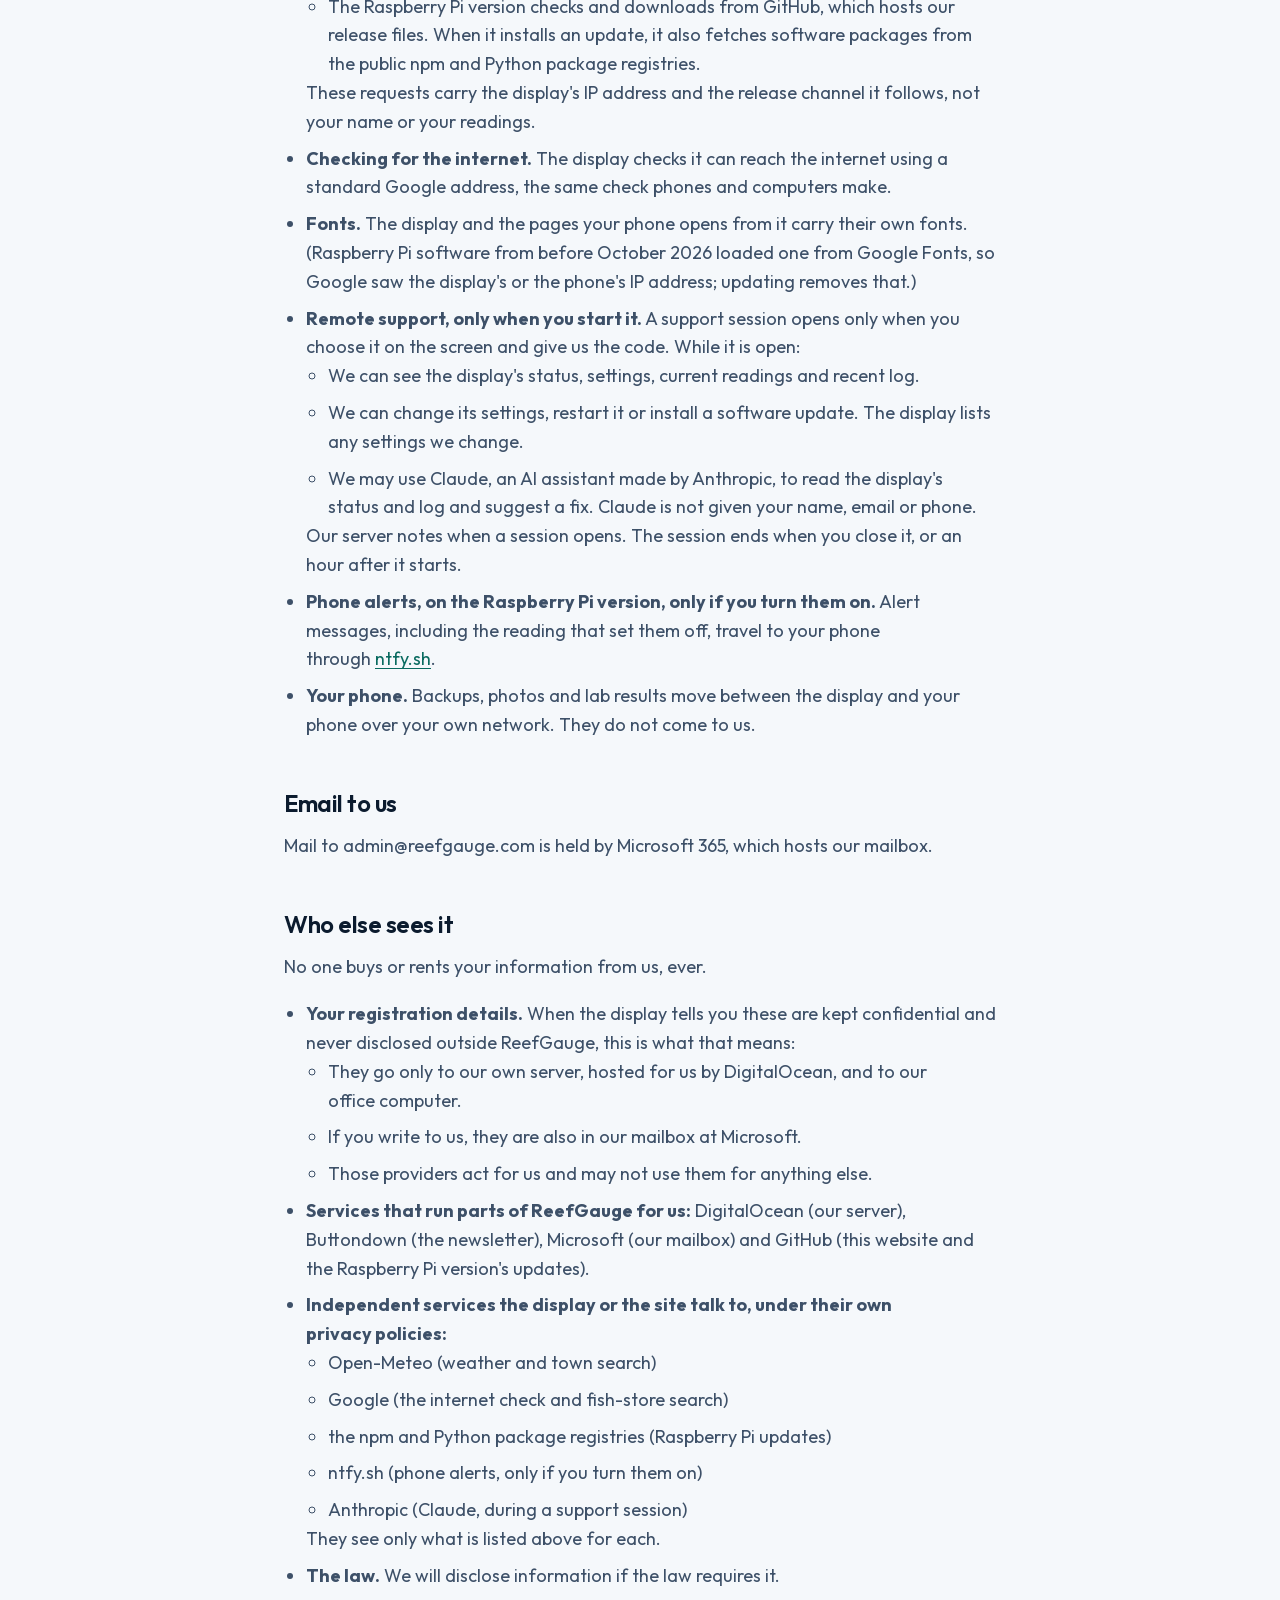
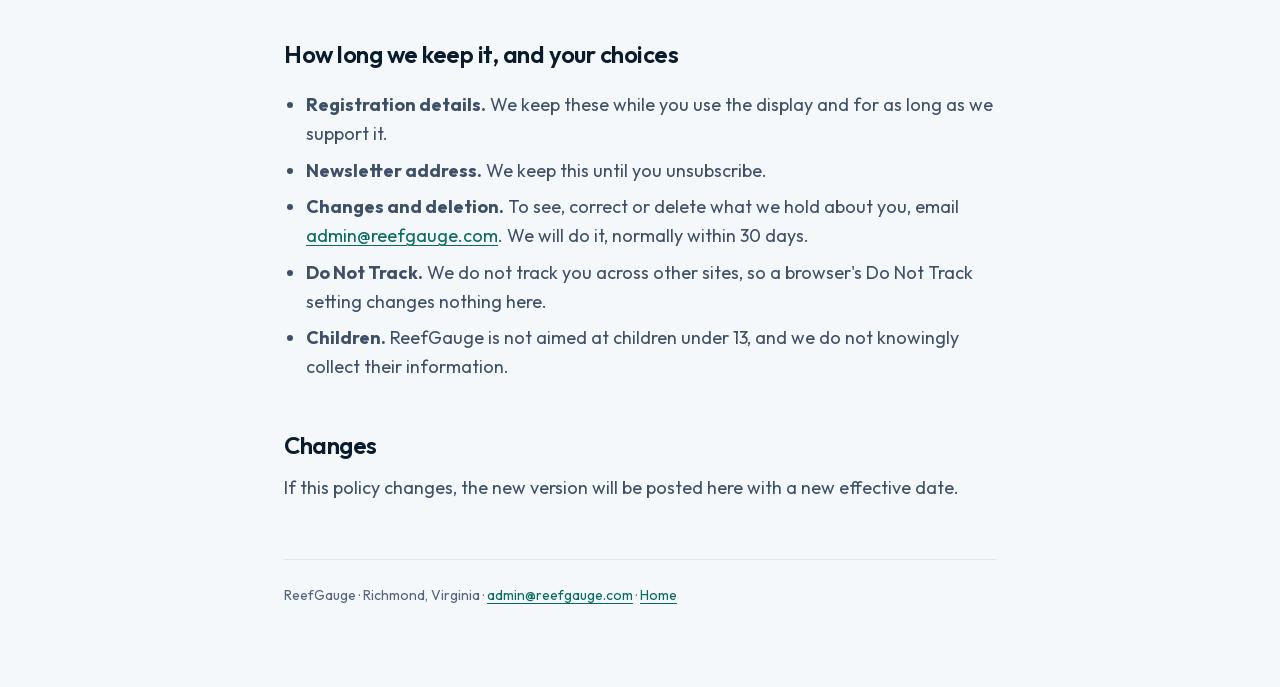
<file: privacy.html>
<!doctype html>
<html lang="en">
<head>
<meta charset="utf-8">
<meta name="viewport" content="width=device-width, initial-scale=1">
<title>Privacy — ReefGauge</title>
<meta name="description" content="What ReefGauge keeps, what leaves the display, and who holds it for us.">
<link rel="icon" href="assets/icon.png" type="image/png">
<link rel="apple-touch-icon" href="assets/icon.png">
<link rel="preload" href="assets/fonts/Outfit-latin.woff2" as="font" type="font/woff2" crossorigin>
<link rel="stylesheet" href="assets/site.css">
</head>
<body class="page">
<header class="page-top">
  <div class="wrap" style="display:flex;flex-wrap:wrap;row-gap:12px;justify-content:space-between;align-items:center;gap:16px">
    <a class="brand" href="./"><img src="assets/icon.png" alt="" width="34" height="34">ReefGauge</a>
    <a class="btn ghost small" href="./">Home</a>
  </div>
</header>
<main class="doc">

  <h1>Privacy</h1>
  <p>Effective 14 October 2026.</p>

  <div class="summary">
    <p><b>The short version.</b> Your tank's readings stay on your own network unless you start a support session (or, on the Raspberry Pi version, turn on phone alerts). To register a display we keep your name, email and phone so we can support it, and those go only to our own server and our office computer. We never sell anything. Everything that leaves the display, and who receives it, is listed below.</p>
  </div>

  <h2>This website</h2>
  <ul>
    <li>It sets no cookies and runs no analytics or advertising.</li>
    <li>Its font is served from this site, so loading a page contacts no one else. Our web host, currently GitHub, keeps ordinary server logs.</li>
  </ul>

  <h2>The newsletter</h2>
  <ul>
    <li>If you sign up, <a href="https://buttondown.com/legal/privacy">Buttondown</a>, which runs the list for us, keeps your email address, when you signed up, and the IP address and page you signed up from.</li>
    <li>You confirm by email before anything is sent, and every email has a one-click unsubscribe link.</li>
    <li>We send launch news and the introductory price. We do not share the list.</li>
  </ul>

  <h2>The display</h2>
  <p>ReefGauge reads your controller and your Red Sea equipment over your own network, and keeps your readings, tests, photos and settings on the display itself. These are what leave it:</p>
  <ul>
    <li><b>Registration.</b> During setup the display sends us:
      <ul>
        <li>your first and last name, email and phone number</li>
        <li>the tank's name</li>
        <li>the display's serial number, unit ID and software version</li>
      </ul>
      They go to our own server (relay.reefgauge.com, hosted by DigitalOcean), with a backup copy on our office computer. We use them for support, warranty and safety notices about your display. We do not add you to the newsletter.</li>
    <li><b>Weather.</b> The display sends the location you set (as map coordinates) to <a href="https://open-meteo.com/en/terms">Open-Meteo</a> for the forecast. When you search for your town during setup, the search text goes to Open-Meteo too.</li>
    <li><b>Fish stores, on the Raspberry Pi version.</b> When you open Fish stores, the display sends the location you set to our server. Our server looks up shops near you through Google, using that location rounded to about 5 km, and keeps the list for a week.</li>
    <li><b>Software updates.</b> Every few hours the display checks for a newer version.
      <ul>
        <li>The Android tablet asks our server and downloads updates from it.</li>
        <li>The Raspberry Pi version checks and downloads from GitHub, which hosts our release files. When it installs an update, it also fetches software packages from the public npm and Python package registries.</li>
      </ul>
      These requests carry the display's IP address and the release channel it follows, not your name or your readings.</li>
    <li><b>Checking for the internet.</b> The display checks it can reach the internet using a standard Google address, the same check phones and computers make.</li>
    <li><b>Fonts.</b> The display and the pages your phone opens from it carry their own fonts. (Raspberry Pi software from before October 2026 loaded one from Google Fonts, so Google saw the display's or the phone's IP address; updating removes that.)</li>
    <li><b>Remote support, only when you start it.</b> A support session opens only when you choose it on the screen and give us the code. While it is open:
      <ul>
        <li>We can see the display's status, settings, current readings and recent log.</li>
        <li>We can change its settings, restart it or install a software update. The display lists any settings we change.</li>
        <li>We may use Claude, an AI assistant made by Anthropic, to read the display's status and log and suggest a fix. Claude is not given your name, email or phone.</li>
      </ul>
      Our server notes when a session opens. The session ends when you close it, or an hour after it starts.</li>
    <li><b>Phone alerts, on the Raspberry Pi version, only if you turn them on.</b> Alert messages, including the reading that set them off, travel to your phone through <a href="https://ntfy.sh/">ntfy.sh</a>.</li>
    <li><b>Your phone.</b> Backups, photos and lab results move between the display and your phone over your own network. They do not come to us.</li>
  </ul>

  <h2>Email to us</h2>
  <p>Mail to admin@reefgauge.com is held by Microsoft 365, which hosts our mailbox.</p>

  <h2>Who else sees it</h2>
  <p>No one buys or rents your information from us, ever.</p>
  <ul>
    <li><b>Your registration details.</b> When the display tells you these are kept confidential and never disclosed outside ReefGauge, this is what that means:
      <ul>
        <li>They go only to our own server, hosted for us by DigitalOcean, and to our office computer.</li>
        <li>If you write to us, they are also in our mailbox at Microsoft.</li>
        <li>Those providers act for us and may not use them for anything else.</li>
      </ul></li>
    <li><b>Services that run parts of ReefGauge for us:</b> DigitalOcean (our server), Buttondown (the newsletter), Microsoft (our mailbox) and GitHub (this website and the Raspberry Pi version's updates).</li>
    <li><b>Independent services the display or the site talk to, under their own privacy policies:</b>
      <ul>
        <li>Open-Meteo (weather and town search)</li>
        <li>Google (the internet check and fish-store search)</li>
        <li>the npm and Python package registries (Raspberry Pi updates)</li>
        <li>ntfy.sh (phone alerts, only if you turn them on)</li>
        <li>Anthropic (Claude, during a support session)</li>
      </ul>
      They see only what is listed above for each.</li>
    <li><b>The law.</b> We will disclose information if the law requires it.</li>
  </ul>

  <h2>How long we keep it, and your choices</h2>
  <ul>
    <li><b>Registration details.</b> We keep these while you use the display and for as long as we support it.</li>
    <li><b>Newsletter address.</b> We keep this until you unsubscribe.</li>
    <li><b>Changes and deletion.</b> To see, correct or delete what we hold about you, email <a href="mailto:admin@reefgauge.com">admin@reefgauge.com</a>. We will do it, normally within 30 days.</li>
    <li><b>Do Not Track.</b> We do not track you across other sites, so a browser's Do Not Track setting changes nothing here.</li>
    <li><b>Children.</b> ReefGauge is not aimed at children under 13, and we do not knowingly collect their information.</li>
  </ul>

  <h2>Changes</h2>
  <p>If this policy changes, the new version will be posted here with a new effective date.</p>

  <footer>ReefGauge · Richmond, Virginia · <a href="mailto:admin@reefgauge.com">admin@reefgauge.com</a> · <a href="./">Home</a></footer>
</main>
</body>
</html>
</file>
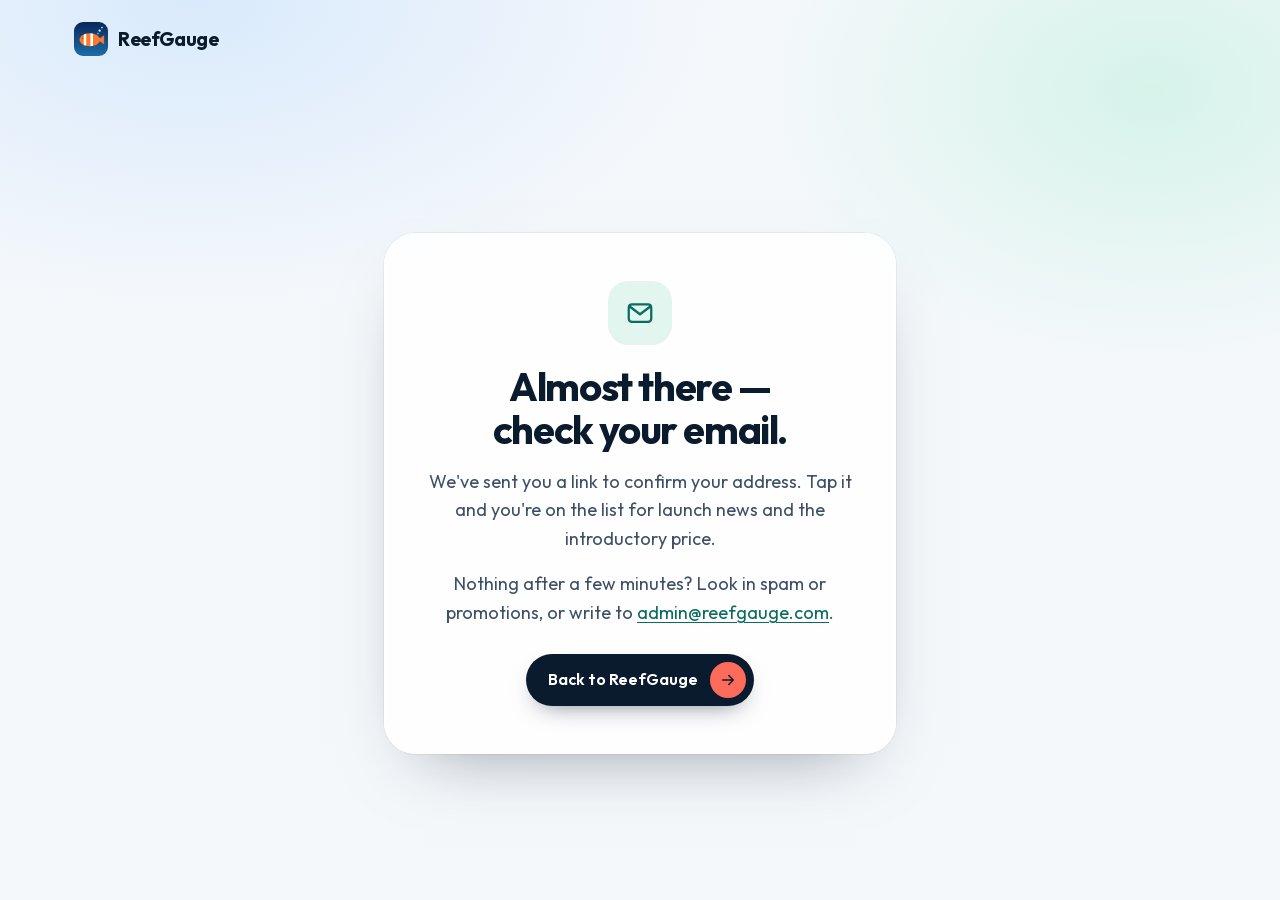
<file: thanks.html>
<!doctype html>
<html lang="en">
<head>
<meta charset="utf-8">
<meta name="viewport" content="width=device-width, initial-scale=1">
<title>Check your email — ReefGauge</title>
<meta name="robots" content="noindex">
<link rel="icon" href="assets/icon.png" type="image/png">
<link rel="apple-touch-icon" href="assets/icon.png">
<link rel="preload" href="assets/fonts/Outfit-latin.woff2" as="font" type="font/woff2" crossorigin>
<link rel="stylesheet" href="assets/site.css">
</head>
<body class="page">
<header class="page-top">
  <div class="wrap"><a class="brand" href="./"><img src="assets/icon.png" alt="" width="34" height="34">ReefGauge</a></div>
</header>
<main class="note">
  <div class="panel">
    <span class="badge-ic" aria-hidden="true"><svg width="30" height="30" viewBox="0 0 24 24" fill="none" stroke="currentColor" stroke-width="1.8" stroke-linecap="round" stroke-linejoin="round"><rect x="3" y="5" width="18" height="14" rx="2.5"/><path d="m4 7 8 6 8-6"/></svg></span>
    <h1>Almost there — check your email.</h1>
    <p>We've sent you a link to confirm your address. Tap it and you're on the list for launch news and the introductory price.</p>
    <p>Nothing after a few minutes? Look in spam or promotions, or write to <a href="mailto:admin@reefgauge.com">admin@reefgauge.com</a>.</p>
    <a class="btn" href="./">Back to ReefGauge <span class="arrow"><svg width="18" height="18" viewBox="0 0 24 24" aria-hidden="true"><path d="M5 12h14M13 6l6 6-6 6" fill="none" stroke="currentColor" stroke-width="2" stroke-linecap="round" stroke-linejoin="round"/></svg></span></a>
  </div>
</main>
</body>
</html>
</file>
<file: assets/site.css>
/* ReefGauge site styles, shared by every page.
   Outfit is self-hosted (SIL Open Font License, assets/fonts/OFL-Outfit.txt): no request to Google. */
@font-face { font-family: 'Outfit'; font-style: normal; font-weight: 300 800; font-display: swap; src: url('fonts/Outfit-latin-ext.woff2') format('woff2'); unicode-range: U+0100-02BA, U+02BD-02C5, U+02C7-02CC, U+02CE-02D7, U+02DD-02FF, U+0304, U+0308, U+0329, U+1D00-1DBF, U+1E00-1E9F, U+1EF2-1EFF, U+2020, U+20A0-20AB, U+20AD-20C4, U+2113, U+2C60-2C7F, U+A720-A7FF; }
@font-face { font-family: 'Outfit'; font-style: normal; font-weight: 300 800; font-display: swap; src: url('fonts/Outfit-latin.woff2') format('woff2'); unicode-range: U+0000-00FF, U+0131, U+0152-0153, U+02BB-02BC, U+02C6, U+02DA, U+02DC, U+0304, U+0308, U+0329, U+2000-206F, U+20AC, U+2122, U+2191, U+2193, U+2212, U+2215, U+FEFF, U+FFFD; }

:root {
  --logo-w: clamp(150px, 12.5vw, 184px);   /* the logo, top of the hero and in the sign-up band */
  --ink: #0b1b2e;
  --ink-2: #3d5068;
  --ink-3: #52667e;
  --soft: #6a7f98;           /* the second, quieter half of a headline */
  --line: rgba(11, 27, 46, .08);
  --bg: #f5f8fb;
  --card: #ffffff;
  --teal: #0e9384;
  --teal-ink: #0a6b60;
  --coral: #ff6b5a;
  --coral-ink: #b53a2b;
  --navy: #0b1b2e;
  --navy-2: #13283f;
  --tint-sky: #e6f1fc;
  --tint-mint: #e3f5ef;
  --tint-sand: #fdf1e3;
  --tint-lilac: #eeeafb;
  --r-lg: 32px;
  --r: 24px;
  --r-sm: 16px;
  --shadow-sm: 0 1px 2px rgba(11, 27, 46, .05), 0 4px 14px -6px rgba(11, 27, 46, .12);
  --shadow: 0 1px 2px rgba(11, 27, 46, .04), 0 24px 60px -24px rgba(11, 27, 46, .28);
  --ease: cubic-bezier(.2, .7, .2, 1);
  --wrap: 1180px;
}

*, *::before, *::after { box-sizing: border-box; }
html { scroll-behavior: smooth; scroll-padding-top: 96px; -webkit-text-size-adjust: 100%; }
body {
  margin: 0; color: var(--ink); background: var(--bg);
  font-family: 'Outfit', -apple-system, 'Segoe UI', Roboto, sans-serif;
  font-size: 18px; line-height: 1.6; font-weight: 400;
  -webkit-font-smoothing: antialiased; -moz-osx-font-smoothing: grayscale; text-rendering: optimizeLegibility;
  overflow-x: hidden;
}
img { max-width: 100%; height: auto; display: block; }
a { color: var(--teal-ink); text-decoration-thickness: 1px; text-underline-offset: 3px; }
a:hover { color: var(--ink); }
p { margin: 0; }
p, li, small, .fact span { text-wrap: pretty; }
sub { font-size: .7em; line-height: 0; vertical-align: -.25em; }
h1, h2, h3 { margin: 0; text-wrap: balance; }
:focus-visible { outline: 3px solid var(--teal); outline-offset: 3px; border-radius: 8px; }
::selection { background: #c9efe8; }

.sr-only { position: absolute; width: 1px; height: 1px; padding: 0; margin: -1px; overflow: hidden; clip: rect(0 0 0 0); white-space: nowrap; border: 0; }
.skip { position: absolute; left: 16px; top: -60px; z-index: 100; background: var(--navy); color: #fff; padding: 10px 16px; border-radius: 12px; font-weight: 600; text-decoration: none; }
.skip:focus { top: 16px; color: #fff; }

.wrap { max-width: var(--wrap); margin: 0 auto; padding: 0 24px; }

/* ---------- type ---------- */
.display { font-size: clamp(46px, 6.6vw, 92px); font-weight: 700; letter-spacing: -.048em; line-height: .96; }
.h2 { font-size: clamp(36px, 5vw, 64px); font-weight: 700; letter-spacing: -.04em; line-height: 1.02; }
.h3 { font-size: clamp(22px, 2vw, 26px); font-weight: 600; letter-spacing: -.02em; line-height: 1.2; }
.soft { color: var(--soft); }
.grad {
  background: linear-gradient(100deg, #0e9384 0%, #1a8fd0 55%, #5b6ee8 100%);
  -webkit-background-clip: text; background-clip: text; color: transparent;
  padding-bottom: .06em; /* keeps descenders inside the clip */
}
.lede { font-size: clamp(18px, 1.6vw, 21px); line-height: 1.6; color: var(--ink-2); max-width: 56ch; }
.muted { color: var(--ink-2); }
.eyebrow {
  display: inline-flex; align-items: center; gap: 10px;
  font-size: 13px; font-weight: 600; letter-spacing: .2em; text-transform: uppercase; color: var(--teal-ink);
}
.eyebrow .n { font-variant-numeric: tabular-nums; color: var(--ink-3); }

/* ---------- buttons and form ---------- */
.btn {
  display: inline-flex; align-items: center; gap: 12px; justify-content: center;
  font: inherit; font-size: 16px; font-weight: 600; letter-spacing: -.005em;
  padding: 8px 8px 8px 22px; min-height: 52px; border-radius: 999px; border: 0; cursor: pointer;
  background: var(--navy); color: #fff; text-decoration: none; white-space: nowrap;
  box-shadow: 0 10px 24px -12px rgba(11, 27, 46, .6);
  transition: transform .25s var(--ease), box-shadow .25s var(--ease), background .25s var(--ease);
}
.btn:hover { color: #fff; background: #10263f; transform: translateY(-1px); box-shadow: 0 16px 30px -14px rgba(11, 27, 46, .65); }
.btn .arrow {
  width: 36px; height: 36px; border-radius: 50%; display: grid; place-items: center;
  background: var(--coral); color: var(--navy); transition: transform .25s var(--ease);
}
.btn:hover .arrow { transform: translateX(2px); }
.btn.small { min-height: 44px; font-size: 15px; padding: 6px 6px 6px 18px; }
.btn.small .arrow { width: 32px; height: 32px; }
.btn.ghost { background: rgba(255, 255, 255, .7); color: var(--ink); box-shadow: inset 0 0 0 1px var(--line); padding: 8px 22px; }
.btn.ghost:hover { background: #fff; color: var(--ink); }

.signup { display: grid; grid-template-columns: minmax(0, 1fr); gap: 12px; width: 100%; max-width: 560px; }
.signup form {
  display: flex; align-items: center; gap: 8px; padding: 6px;
  background: #fff; border-radius: 999px;
  box-shadow: 0 0 0 1px rgba(11, 27, 46, .1), 0 18px 40px -22px rgba(11, 27, 46, .45);
  transition: box-shadow .2s var(--ease);
}
.signup form:focus-within { box-shadow: 0 0 0 2px var(--teal), 0 18px 40px -22px rgba(11, 27, 46, .45); }
.signup input[type=email] {
  flex: 1; min-width: 0; font: inherit; font-size: 17px; color: var(--ink);
  padding: 12px 8px 12px 18px; border: 0; background: transparent; border-radius: 999px;
}
.signup input[type=email]::placeholder { color: var(--ink-3); }
.signup input[type=email]:focus { outline: 2px solid transparent; }
.signup small { font-size: 14px; color: var(--ink-2); line-height: 1.5; }
.signup small a { color: inherit; }

/* ---------- nav ---------- */
.nav {
  position: fixed; inset: 14px 0 auto; z-index: 50; pointer-events: none;
}
.nav .bar {
  pointer-events: auto; max-width: calc(var(--wrap) - 8px); margin: 0 auto; width: calc(100% - 28px);
  display: flex; align-items: center; justify-content: space-between; gap: 16px;
  padding: 8px 8px 8px 16px; border-radius: 999px;
  background: rgba(255, 255, 255, .72);
  -webkit-backdrop-filter: saturate(1.6) blur(18px); backdrop-filter: saturate(1.6) blur(18px);
  box-shadow: 0 0 0 1px rgba(255, 255, 255, .9) inset, 0 0 0 1px rgba(11, 27, 46, .05), 0 10px 30px -18px rgba(11, 27, 46, .35);
  transition: box-shadow .3s var(--ease), background .3s var(--ease);
}
.nav.scrolled .bar { background: rgba(255, 255, 255, .86); box-shadow: 0 0 0 1px rgba(11, 27, 46, .06), 0 16px 40px -18px rgba(11, 27, 46, .4); }
.brand { display: inline-flex; align-items: center; gap: 10px; color: var(--ink); text-decoration: none; font-weight: 700; font-size: 19px; letter-spacing: -.02em; }
.brand img { width: 34px; height: 34px; border-radius: 9px; }
.brand:hover { color: var(--ink); }
.nav-links { display: flex; gap: 4px; }
.nav-links a { color: var(--ink-2); text-decoration: none; font-size: 15px; font-weight: 500; padding: 8px 14px; border-radius: 999px; transition: background .2s, color .2s; }
.nav-links a:hover { color: var(--ink); background: rgba(11, 27, 46, .05); }
.nav-end { display: flex; align-items: center; gap: 8px; }
.menu { display: none; position: relative; }
.menu summary {
  list-style: none; cursor: pointer; width: 44px; height: 44px; border-radius: 50%;
  display: grid; place-items: center; color: var(--ink); background: rgba(11, 27, 46, .05);
}
.menu summary::-webkit-details-marker { display: none; }
.menu[open] summary { background: var(--navy); color: #fff; }
.menu nav {
  position: absolute; right: 0; top: calc(100% + 12px); min-width: 210px; padding: 8px;
  display: grid; gap: 2px; border-radius: 22px; background: rgba(255, 255, 255, .96);
  box-shadow: 0 0 0 1px rgba(11, 27, 46, .06), 0 24px 50px -20px rgba(11, 27, 46, .45);
}
.menu nav a { color: var(--ink); text-decoration: none; font-weight: 500; padding: 12px 16px; border-radius: 14px; }
.menu nav a:hover { background: var(--bg); }

/* ---------- hero ---------- */
.hero { position: relative; padding: 104px 0 40px; text-align: center; isolation: isolate; }
.hero::before {
  content: ''; position: absolute; inset: 0 0 -20%; z-index: -1;
  background:
    radial-gradient(60% 50% at 18% 6%, #d9eafc 0%, transparent 70%),
    radial-gradient(45% 45% at 86% 14%, #d6f3ea 0%, transparent 70%),
    radial-gradient(50% 40% at 50% 70%, #ece7fb 0%, transparent 70%);
}
.hero .status {
  display: inline-flex; align-items: center; gap: 10px; margin-bottom: 20px;
  padding: 6px 14px 6px 8px; border-radius: 999px; background: rgba(255, 255, 255, .7);
  box-shadow: inset 0 0 0 1px rgba(11, 27, 46, .07); font-size: 14px; font-weight: 500; color: var(--ink-2);
}
.hero .status b { white-space: nowrap; background: var(--navy); color: #fff; font-weight: 600; font-size: 12px; letter-spacing: .06em; text-transform: uppercase; padding: 3px 10px; border-radius: 999px; }
.hero-logo { display: block; width: var(--logo-w); margin: 0 auto 26px; }
.hero-logo img { display: block; width: 100%; height: auto; filter: drop-shadow(0 10px 18px rgba(10, 74, 134, .16)); }
.hero .lede { margin: 18px auto 0; max-width: 60ch; }
.hero .signup { margin: 26px auto 0; }
.hero .signup small { text-align: center; }
.assure { display: flex; flex-wrap: wrap; justify-content: center; gap: 10px 26px; margin-top: 16px; padding: 0; list-style: none; font-size: 15px; color: var(--ink-2); }
.assure li { display: inline-flex; align-items: center; gap: 8px; }
.assure svg { color: var(--teal); flex: none; }

.stage { position: relative; margin: 28px auto 0; max-width: 980px; perspective: 2000px; }
.stage::before {
  content: ''; position: absolute; inset: 8% 6% -6%; z-index: -1; border-radius: 50%;
  background: radial-gradient(closest-side, rgba(26, 143, 208, .32), rgba(14, 147, 132, .18) 55%, transparent);
  filter: blur(30px);
}
.tilt { transform-origin: 50% 100%; will-change: transform; transition: transform .1s linear; }

/* the display: a wall tablet in a dark bezel */
.device {
  position: relative; border-radius: 34px; padding: 16px;
  background: linear-gradient(160deg, #24364b 0%, #0d1a29 45%, #091420 100%);
  box-shadow:
    inset 0 0 0 1px rgba(255, 255, 255, .1),
    inset 0 1px 0 rgba(255, 255, 255, .18),
    0 2px 4px rgba(11, 27, 46, .2),
    0 50px 100px -40px rgba(11, 27, 46, .55),
    0 30px 60px -30px rgba(14, 80, 120, .35);
}
.device::after { /* camera */
  content: ''; position: absolute; top: 6px; left: 50%; width: 5px; height: 5px; margin-left: -2.5px; border-radius: 50%;
  background: radial-gradient(circle at 35% 35%, #3b5674, #0a1520 70%);
}
.device .screen { border-radius: 20px; overflow: hidden; background: #dfe9f6; aspect-ratio: 16 / 10; }
.device .screen img { width: 100%; height: 100%; object-fit: cover; }
.device.sm { border-radius: 26px; padding: 11px; }
.device.sm::after { top: 4px; width: 4px; height: 4px; }
.device.sm .screen { border-radius: 15px; }

/* ---------- the display's boot animation, looping ----------
   A port of web/src/components/BootSplash.jsx and the .boot rules in
   web/src/styles.css, looping as the display's screensaver does: one 6.5 s
   round (rise, settle, hold) ending in a 0.7 s dissolve. The display sizes it
   in vh and vw of a 16:10 screen; here 1vh = .625cqw of the frame, and the
   Pi's px are of its 1024-wide panel (1px = .09766cqw). Every time below is
   the display's delay and duration as a share of the round. */
.device .screen.bootloop { position: relative; container-type: inline-size; background: #052548; }
.bootloop .boot {
  position: absolute; inset: 0; overflow: hidden; display: grid; place-items: center;
  background: linear-gradient(180deg, #0a4a86 0%, #073462 55%, #052548 100%);
  animation: bl-dissolve 6.5s infinite;
}
.bootloop .boot-water {
  position: absolute; inset: 0; opacity: 0;
  background: linear-gradient(180deg, #1e7fc4 0%, #0f5a9c 55%, #0a3f74 100%);
  animation: bl-water 6.5s infinite;
}
.bootloop .boot-shaft {
  position: absolute; top: -20%; bottom: -20%; left: -40cqw; width: 28cqw;
  background: linear-gradient(90deg, transparent, rgba(255, 255, 255, .16), transparent);
  transform: skewX(-18deg);
  animation: bl-shaft 6.5s infinite;
}
.bootloop .boot-bubble {
  position: absolute; bottom: -1.95cqw; left: var(--x);
  width: calc(var(--s) * .09766cqw); height: calc(var(--s) * .09766cqw); border-radius: 50%;
  background: radial-gradient(circle at 32% 28%, rgba(255, 255, 255, .95) 0%, rgba(255, 255, 255, .35) 30%, rgba(255, 255, 255, .06) 60%, rgba(255, 255, 255, .2) 100%);
  border: 1px solid rgba(255, 255, 255, .45);
  opacity: 0;
  animation: bl-rise var(--t) linear var(--w) infinite;
}
.device .bootloop .boot-logo {
  position: relative; width: 48.75%; width: 48.75cqw; height: auto; object-fit: contain;
  filter: drop-shadow(0 1.76cqw 3.9cqw rgba(2, 20, 45, .55));
  transform-origin: 50% 60%; opacity: 0;
  animation: bl-logo 6.5s infinite;
}
.bootloop .boot-line {
  position: absolute; bottom: 5.625cqw; left: 50%; width: 22cqw; height: max(2px, .3cqw); margin-left: -11cqw;
  border-radius: 3px; background: rgba(255, 255, 255, .18); overflow: hidden;
}
.bootloop .boot-line span {
  display: block; width: 100%; height: 100%; border-radius: 3px;
  background: linear-gradient(90deg, #2fd6ff, #7cf3c8);
  transform: translateX(-100%);
  animation: bl-line 6.5s infinite;
}
/* 0.15 s + 1.1 s on cubic-bezier(.22, 1.2, .36, 1) */
@keyframes bl-logo {
  0%, 2.3077% { opacity: 0; transform: translateY(3.75cqw) scale(.9); animation-timing-function: cubic-bezier(.22, 1.2, .36, 1); }
  19.2308%, 100% { opacity: 1; transform: none; }
}
/* 0.4 s + 2.6 s */
@keyframes bl-water {
  0%, 6.1538% { opacity: 0; animation-timing-function: ease-in-out; }
  46.1538%, 100% { opacity: 1; }
}
/* 0.9 s + 1.6 s */
@keyframes bl-shaft {
  0%, 13.8462% { transform: skewX(-18deg); animation-timing-function: ease-in-out; }
  38.4615%, 100% { transform: skewX(-18deg) translateX(190cqw); }
}
/* 0.4 s + 2.5 s */
@keyframes bl-line {
  0%, 6.1538% { transform: translateX(-100%); animation-timing-function: cubic-bezier(.4, 0, .2, 1); }
  44.6154%, 100% { transform: none; }
}
/* the last 0.7 s, ease-in, into the deep blue under it */
@keyframes bl-dissolve {
  0%, 89.2308% { opacity: 1; animation-timing-function: ease-in; }
  100% { opacity: 0; }
}
@keyframes bl-rise {
  0% { transform: translate3d(0, 0, 0) scale(.6); opacity: 0; }
  10% { opacity: .8; }
  50% { transform: translate3d(calc(var(--drift) * .09766cqw), -34.375cqw, 0) scale(.9); }
  90% { opacity: .6; }
  100% { transform: translate3d(0, -70cqw, 0) scale(1.05); opacity: 0; }
}
/* Only while it is on screen (the page's script adds .playing), and not
   once someone has paused it. */
.js .bootloop:not(.playing) .boot, .js .bootloop:not(.playing) .boot *,
.bootloop.paused .boot, .bootloop.paused .boot * { animation-play-state: paused; }
.wall .device { position: relative; }
.loop-toggle {
  position: absolute; right: 22px; bottom: 22px; z-index: 2; display: grid; place-items: center;
  width: 36px; height: 36px; padding: 0; border: 0; border-radius: 50%; cursor: pointer;
  color: #fff; background: rgba(5, 37, 72, .55); box-shadow: inset 0 0 0 1px rgba(255, 255, 255, .25);
  -webkit-backdrop-filter: blur(6px); backdrop-filter: blur(6px);
  opacity: .75; transition: opacity .2s;
}
.loop-toggle:hover, .loop-toggle:focus-visible { opacity: 1; }
.loop-toggle:focus-visible { outline: 2px solid #7cf3c8; outline-offset: 2px; }
.loop-toggle .i-play { display: none; }
.loop-toggle[aria-pressed="true"] .i-play { display: block; }
.loop-toggle[aria-pressed="true"] .i-pause { display: none; }

.float {
  position: absolute; z-index: 2; display: flex; align-items: center; gap: 12px; text-align: left;
  padding: 12px 16px 12px 12px; border-radius: 18px;
  background: rgba(255, 255, 255, .82); -webkit-backdrop-filter: blur(14px) saturate(1.5); backdrop-filter: blur(14px) saturate(1.5);
  box-shadow: inset 0 0 0 1px rgba(255, 255, 255, .9), 0 0 0 1px rgba(11, 27, 46, .05), 0 20px 40px -20px rgba(11, 27, 46, .45);
  font-size: 14px; line-height: 1.3; color: var(--ink-2); white-space: nowrap;
}
.float b { display: block; color: var(--ink); font-size: 15px; font-weight: 600; }
.float .ic { width: 38px; height: 38px; border-radius: 12px; display: grid; place-items: center; flex: none; }
.float.f1 { left: -206px; top: 34%; }
.float.f1 .ic { background: var(--tint-mint); color: var(--teal-ink); }
.float.f2 { right: -206px; top: 50%; }
.float.f2 .ic { background: #ffe9e5; color: var(--coral-ink); }
.float.f3 { left: -96px; bottom: -64px; }
.float.f3 .ic { background: var(--tint-sky); color: #1d6fa5; }

/* ---------- compatible gear strip ---------- */
.gear { padding: 84px 0 24px; text-align: center; }
.gear p.label { font-size: 13px; font-weight: 600; letter-spacing: .2em; text-transform: uppercase; color: var(--ink-3); }
.gear ul { list-style: none; margin: 22px 0 0; padding: 0; display: flex; flex-wrap: wrap; justify-content: center; align-items: center; gap: 14px 40px; }
.gear li { font-size: clamp(18px, 1.8vw, 22px); font-weight: 600; letter-spacing: -.02em; color: #44576f; }
.gear li.planned { font-weight: 500; color: var(--ink-3); font-size: 16px; letter-spacing: 0; }
.gear li.planned span { display: inline-block; margin-left: 8px; font-size: 11px; font-weight: 600; letter-spacing: .12em; text-transform: uppercase; color: #8a5a12; background: #fbefd6; padding: 3px 8px; border-radius: 999px; vertical-align: 2px; }

/* ---------- sections ---------- */
section { position: relative; }
.sec { padding: 130px 0 0; }
.head { display: grid; gap: 18px; max-width: 1040px; margin-bottom: 56px; }
.head.center { margin-left: auto; margin-right: auto; text-align: center; justify-items: center; }
.head .lede { max-width: 60ch; }

@media (min-width: 561px) { #glance .h2 .soft, #setup .h2 .soft, #display .h2 .soft { display: block; } }
#promises .h2 .soft { display: block; }

/* bento */
.bento { display: grid; grid-template-columns: repeat(12, 1fr); gap: 20px; }
.tile {
  position: relative; overflow: hidden; border-radius: var(--r-lg); padding: 36px;
  background: var(--card); box-shadow: inset 0 0 0 1px var(--line);
  display: flex; flex-direction: column; gap: 14px;
}
.tile p { color: var(--ink-2); font-size: 17px; max-width: 52ch; }
.tile .shot { margin-top: auto; padding-top: 18px; }
.tile .shot img { border-radius: 18px; box-shadow: 0 0 0 1px rgba(11, 27, 46, .06), 0 24px 50px -28px rgba(11, 27, 46, .45); }
.tile.sky { background: linear-gradient(180deg, var(--tint-sky), #f3f8fd); }
.tile.mint { background: linear-gradient(180deg, var(--tint-mint), #f4fbf8); }
.tile.sand { background: linear-gradient(180deg, var(--tint-sand), #fdf8f1); }
.tile.lilac { background: linear-gradient(180deg, var(--tint-lilac), #f7f5fd); }
.tile.dark { background: radial-gradient(120% 80% at 80% 0%, #1c3550 0%, var(--navy) 60%); color: #fff; box-shadow: none; }
.tile.dark p { color: #b7c6d8; }
.tile .tag { align-self: flex-start; font-size: 12px; font-weight: 600; letter-spacing: .14em; text-transform: uppercase; color: var(--ink-2); }
.tile.dark .tag { color: #8fd8cc; }
.tile.row { display: grid; grid-template-columns: minmax(0, 1.1fr) minmax(0, .9fr); gap: 28px; align-items: start; }
.tile.row .txt { display: flex; flex-direction: column; gap: 14px; }
.tile.row .shot { margin-top: 0; padding-top: 0; align-self: center; }
.tile .shot img { margin-inline: auto; }
.span-7 { grid-column: span 7; }
.span-5 { grid-column: span 5; }
.span-6 { grid-column: span 6; }
.span-12 { grid-column: span 12; }

/* alerts band */
.band {
  margin: 130px 12px 0; border-radius: 44px; overflow: hidden; color: #fff;
  background:
    radial-gradient(60% 70% at 85% 10%, rgba(255, 107, 90, .22), transparent 60%),
    radial-gradient(50% 60% at 10% 100%, rgba(14, 147, 132, .25), transparent 60%),
    var(--navy);
  padding: 110px 0;
}
.band .grid { display: grid; grid-template-columns: 1fr 1.15fr; gap: 64px; align-items: center; }
.band .eyebrow { color: #ff9d90; }
.band .eyebrow .n { color: #8ea3bb; }
.band .soft { color: #8ea3bb; }
.band .h2 { font-size: clamp(36px, 4vw, 56px); }
.band .lede { color: #c3d0df; }
.points { list-style: none; padding: 0; margin: 36px 0 0; display: grid; gap: 22px; }
.points li { display: grid; grid-template-columns: 44px 1fr; gap: 16px; align-items: start; color: #c3d0df; font-size: 17px; }
.points li b { color: #fff; font-weight: 600; display: block; margin-bottom: 2px; }
.points .ic { width: 44px; height: 44px; border-radius: 14px; display: grid; place-items: center; background: rgba(255, 255, 255, .07); box-shadow: inset 0 0 0 1px rgba(255, 255, 255, .1); color: #ffb3a8; }

/* chemistry pair */
.pair { display: grid; grid-template-columns: 1fr 1fr; gap: 20px; }

/* works-with cards */
.cards4 { display: grid; grid-template-columns: repeat(4, 1fr); gap: 20px; }
.card {
  border-radius: var(--r); padding: 28px; background: var(--card);
  box-shadow: inset 0 0 0 1px var(--line); display: flex; flex-direction: column; gap: 12px;
}
.card p { font-size: 16px; color: var(--ink-2); }
.card .ic { width: 46px; height: 46px; border-radius: 14px; display: grid; place-items: center; background: var(--tint-mint); color: var(--teal-ink); margin-bottom: 6px; }
.card.planned { background: transparent; box-shadow: inset 0 0 0 1px rgba(11, 27, 46, .12); border: 0; }
.card.planned .ic { background: #fbefd6; color: #8a5a12; }
.badge { align-self: flex-start; margin-top: auto; font-size: 11px; font-weight: 600; letter-spacing: .12em; text-transform: uppercase; color: #8a5a12; background: #fbefd6; padding: 4px 10px; border-radius: 999px; }

/* steps */
.steps { list-style: none; padding: 0; margin: 0; display: grid; grid-template-columns: repeat(3, 1fr); gap: 28px; counter-reset: step; }
.steps li { position: relative; padding-top: 72px; }
.steps li::before {
  counter-increment: step; content: '0' counter(step);
  position: absolute; top: 0; left: 0; width: 52px; height: 52px; border-radius: 50%;
  display: grid; place-items: center; font-weight: 600; font-size: 16px; font-variant-numeric: tabular-nums;
  background: #fff; color: var(--ink); box-shadow: inset 0 0 0 1px rgba(11, 27, 46, .12);
}
.steps li:first-child::before { background: var(--navy); color: #fff; box-shadow: none; }
.steps li::after { content: ''; position: absolute; top: 26px; left: 68px; right: 0; height: 1px; background: linear-gradient(90deg, rgba(11, 27, 46, .18), rgba(11, 27, 46, .04)); }
.steps li:last-child::after { display: none; }
.steps h3 { margin-bottom: 8px; }
.steps p { color: var(--ink-2); font-size: 17px; }

/* promises */
.promise {
  border-radius: 44px; padding: 72px 56px; margin-top: 0;
  background: linear-gradient(135deg, #e7f4fb 0%, #eef7f2 50%, #f2eefb 100%);
}
.promise .cards4 { max-width: 880px; margin-inline: auto; }
@media (min-width: 561px) { .promise .cards4 { grid-template-columns: repeat(2, minmax(0, 1fr)); } }
.promise .cards4 .card { background: rgba(255, 255, 255, .78); box-shadow: inset 0 0 0 1px rgba(255, 255, 255, .9), 0 10px 30px -22px rgba(11, 27, 46, .4); }

/* the display */
.wall { display: grid; grid-template-columns: 1.1fr 1fr; gap: 64px; align-items: center; }
.facts { display: grid; grid-template-columns: 1fr 1fr; gap: 28px 32px; }
.fact { display: grid; gap: 6px; align-content: start; padding-top: 18px; border-top: 1px solid rgba(11, 27, 46, .1); }
.fact b { font-size: 20px; font-weight: 600; letter-spacing: -.02em; line-height: 1.25; text-wrap: balance; }
.fact span { font-size: 16px; color: var(--ink-2); }

/* faq */
.faq { display: grid; grid-template-columns: 1fr 1fr; gap: 14px 20px; align-items: start; }
.faq details { background: #fff; border-radius: 20px; box-shadow: inset 0 0 0 1px var(--line); transition: box-shadow .2s; }
.faq details[open] { box-shadow: inset 0 0 0 1px rgba(14, 147, 132, .35), 0 16px 40px -28px rgba(11, 27, 46, .4); }
.faq summary { cursor: pointer; list-style: none; display: flex; justify-content: space-between; align-items: center; gap: 16px; padding: 22px 24px; font-weight: 600; font-size: 18px; letter-spacing: -.01em; border-radius: 20px; }
.faq summary::-webkit-details-marker { display: none; }
.faq summary .pm { flex: none; width: 30px; height: 30px; border-radius: 50%; display: grid; place-items: center; background: var(--bg); color: var(--ink-2); transition: transform .3s var(--ease), background .2s; }
.faq details[open] .pm { transform: rotate(45deg); background: var(--tint-mint); color: var(--teal-ink); }
.faq details p { padding: 0 24px 24px; color: var(--ink-2); font-size: 17px; }

/* closing call */
.cta {
  margin: 130px 12px 0; border-radius: 44px; padding: 110px 24px; text-align: center; color: #fff; overflow: hidden; position: relative; isolation: isolate;
  background: radial-gradient(70% 90% at 50% 0%, #1f5f7a 0%, #10344d 45%, var(--navy) 100%);
}
.cta::before { content: ''; position: absolute; inset: auto -10% -40% -10%; height: 70%; z-index: -1; background: radial-gradient(closest-side, rgba(14, 147, 132, .5), transparent); filter: blur(20px); }
.cta .h2 { color: #fff; }
.cta .lede { color: #c3d0df; margin: 22px auto 0; }
.cta .signup { margin: 40px auto 0; }
.cta .signup small { color: #9fb2c8; text-align: center; }
.cta .signup small a { color: #d6e2ef; }
.cta .mark { display: block; width: var(--logo-w); margin: 0 auto 34px; }
.cta .mark img { display: block; width: 100%; height: auto; filter: drop-shadow(0 0 36px rgba(64, 170, 255, .22)) drop-shadow(0 14px 22px rgba(0, 0, 0, .35)); }

/* footer */
.foot { padding: 72px 0 56px; font-size: 15px; color: var(--ink-3); }
.foot .row { display: flex; flex-wrap: wrap; justify-content: space-between; align-items: center; gap: 18px; padding-bottom: 28px; border-bottom: 1px solid var(--line); }
.foot nav { display: flex; flex-wrap: wrap; gap: 0 22px; }
.foot nav a { padding: 10px 0; color: var(--ink-2); text-decoration: none; }
.foot nav a:hover { color: var(--ink); text-decoration: underline; }
.foot .legal { margin-top: 24px; font-size: 13px; line-height: 1.6; max-width: 900px; }
.foot .legal a { color: inherit; }

/* ---------- small pages (thanks, confirmed, privacy) ---------- */
.page { min-height: 100vh; display: flex; flex-direction: column; isolation: isolate; position: relative; }
.page::before {
  content: ''; position: fixed; inset: 0; z-index: -1;
  background:
    radial-gradient(60% 50% at 15% 0%, #d9eafc 0%, transparent 70%),
    radial-gradient(45% 45% at 90% 10%, #d6f3ea 0%, transparent 70%),
    var(--bg);
}
.page-top { padding: 22px 0; }
.note { margin: auto; padding: 24px; width: 100%; max-width: 560px; }
.note .panel {
  background: rgba(255, 255, 255, .85); border-radius: 32px; padding: 48px 40px; text-align: center;
  box-shadow: inset 0 0 0 1px rgba(255, 255, 255, .9), 0 0 0 1px rgba(11, 27, 46, .05), 0 30px 70px -40px rgba(11, 27, 46, .5);
  display: grid; gap: 16px; justify-items: center;
}
.note .badge-ic { width: 64px; height: 64px; border-radius: 20px; display: grid; place-items: center; background: var(--tint-mint); color: var(--teal-ink); margin-bottom: 4px; }
.note h1 { font-size: clamp(30px, 4vw, 40px); font-weight: 700; letter-spacing: -.035em; line-height: 1.08; }
.note p { color: var(--ink-2); }
.note .btn { margin-top: 10px; }
.doc { max-width: 760px; margin: 0 auto; padding: 32px 24px 80px; }
.doc h1 { font-size: clamp(40px, 6vw, 60px); font-weight: 700; letter-spacing: -.045em; line-height: 1; margin: 24px 0 10px; }
.doc h2 { font-size: 24px; font-weight: 600; letter-spacing: -.02em; margin: 44px 0 10px; }
.doc p, .doc li { color: var(--ink-2); }
.doc ul { padding-left: 22px; display: grid; gap: 8px; }
.doc .summary { margin-top: 26px; background: rgba(255, 255, 255, .85); border-radius: 24px; padding: 24px 28px; box-shadow: inset 0 0 0 1px rgba(11, 27, 46, .06); }
.doc .summary p { margin: 0; }
.doc footer { margin-top: 56px; padding-top: 24px; border-top: 1px solid var(--line); font-size: 14px; color: var(--ink-3); }

/* ---------- reveal on scroll (only when JS is running) ---------- */
.js [data-reveal] { opacity: 0; transform: translateY(24px); transition: opacity .9s var(--ease), transform .9s var(--ease); transition-delay: var(--d, 0s); }
.js [data-reveal].in { opacity: 1; transform: none; }
.js .hero [data-reveal]:not(.stage) { opacity: 1; }

/* ---------- responsive ---------- */
@media (max-width: 1399px) {
  .float { display: none; }
}
@media (min-width: 901px) and (max-height: 920px) {
  .hero-logo { width: 156px; margin-bottom: 22px; }
  .hero .lede { margin-top: 14px; }
  .hero .signup { margin-top: 22px; }
}
@media (max-width: 1100px) {
  .cards4 { grid-template-columns: 1fr 1fr; }
}
@media (max-width: 900px) {
  .nav-links { display: none; }
  .menu { display: block; }
  .span-7, .span-5, .span-6 { grid-column: span 12; }
  .tile.row { display: flex; }
  .tile.row .shot { margin-top: auto; padding-top: 18px; }
  .tile.row .shot img { max-width: 340px; }
  .band .grid, .wall, .pair { grid-template-columns: 1fr; }
  .band .grid { gap: 48px; }
  .steps { grid-template-columns: 1fr; gap: 36px; }
  .steps li { padding: 0 0 0 76px; min-height: 52px; }
  .steps li::after { top: 64px; left: 26px; right: auto; bottom: -28px; width: 1px; height: auto; background: linear-gradient(180deg, rgba(11, 27, 46, .18), rgba(11, 27, 46, .04)); }
  .faq { grid-template-columns: 1fr; }
  .promise { padding: 56px 24px; border-radius: 32px; }
  .wall .device { order: -1; }
}
@media (max-width: 760px) {
  body { font-size: 17px; }
  .hero { padding-top: 108px; }
  .float { display: none; }
  .stage { margin-top: 52px; }
  .device { border-radius: 22px; padding: 9px; }
  .device::after { top: 3px; width: 4px; height: 4px; }
  .device .screen { border-radius: 14px; }
  .sec { padding-top: 96px; }
  .tile { padding: 26px; border-radius: 26px; }
  .band, .cta { margin-left: 8px; margin-right: 8px; border-radius: 32px; padding-top: 80px; padding-bottom: 80px; }
  .head { margin-bottom: 40px; }
}
@media (max-width: 560px) {
  .hero { padding-top: 104px; }
  .hero-logo { width: 132px; margin-bottom: 16px; }
  .hero .status { display: grid; justify-items: center; gap: 8px; padding: 0; margin-bottom: 18px; background: none; box-shadow: none; text-align: center; font-size: 13px; text-wrap: balance; }
  .signup .btn { white-space: normal; text-align: center; }
  .tile { padding: 24px 20px 20px; }
  .tile .shot { margin-inline: -8px; }
  .cards4, .facts { grid-template-columns: 1fr; }
  .signup form { flex-direction: column; align-items: stretch; border-radius: 26px; padding: 8px; }
  .signup input[type=email] { padding: 14px 16px; text-align: center; }
  .signup .btn { width: 100%; }
  .nav .bar { padding-left: 12px; }
  .nav .btn.small .long { display: none; }
  .brand { font-size: 18px; }
  .note .panel { padding: 40px 24px; }
}
@media (prefers-reduced-motion: reduce) {
  html { scroll-behavior: auto; }
  .loop-toggle { display: none; }
  .bootloop .boot { display: none; }
  .device .screen.bootloop { background: #052548 url(shots/boot-1280.webp) center / cover no-repeat; background-image: image-set(url(shots/boot-1280.webp) 1x, url(shots/boot-2560.webp) 2x); }
  .js [data-reveal] { opacity: 1; transform: none; transition: none; }
  .tilt { transform: none !important; }
  .btn, .btn .arrow, .faq summary .pm { transition: none; }
}

@media (forced-colors: active) {
  .signup form { border: 1px solid CanvasText; }
  .btn, .menu summary { border: 1px solid ButtonText; }
}
@media print {
  .loop-toggle { display: none !important; }
  .bootloop .boot { display: none; }
  .device .screen.bootloop { background: #052548 url(shots/boot-1280.webp) center / cover no-repeat; background-image: image-set(url(shots/boot-1280.webp) 1x, url(shots/boot-2560.webp) 2x); }
  .js [data-reveal] { opacity: 1 !important; transform: none !important; }
  .tilt { transform: none !important; }
  .nav { position: static; }
  .menu, .float { display: none !important; }
}
</file>
